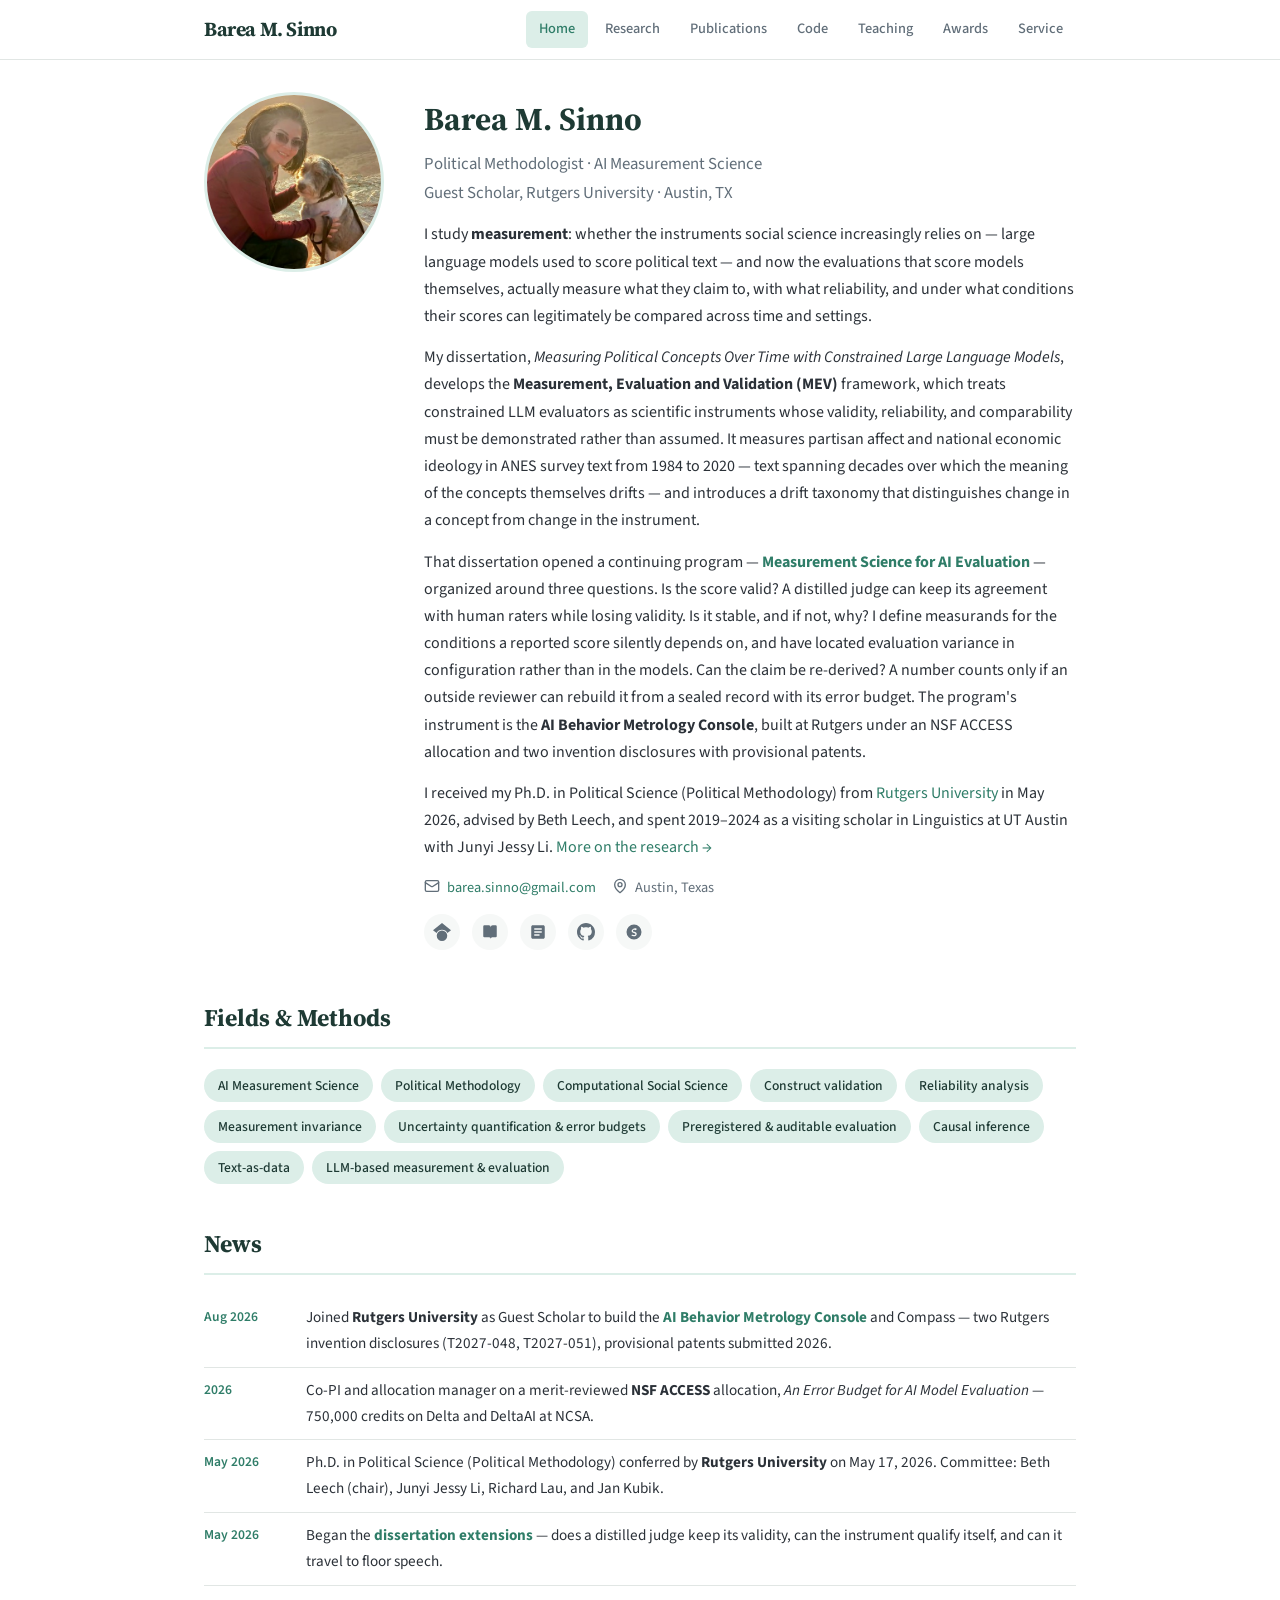
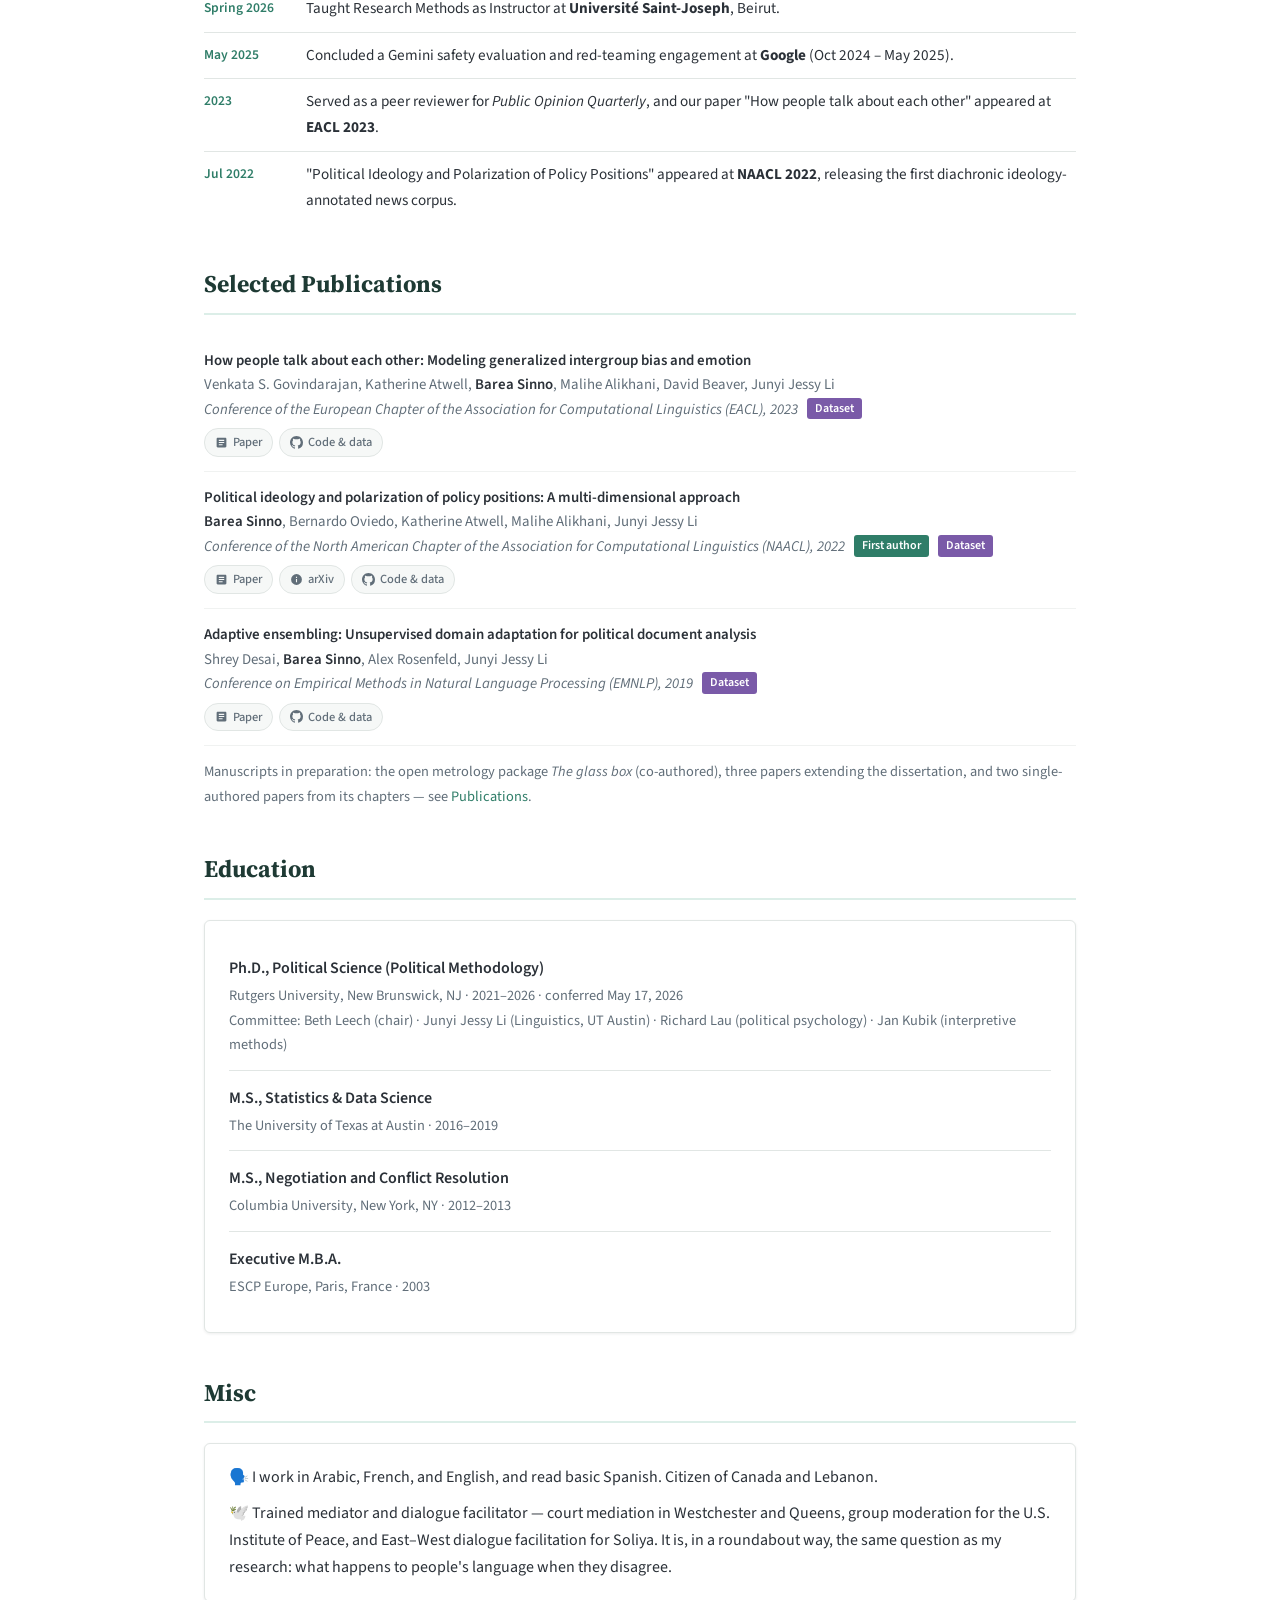
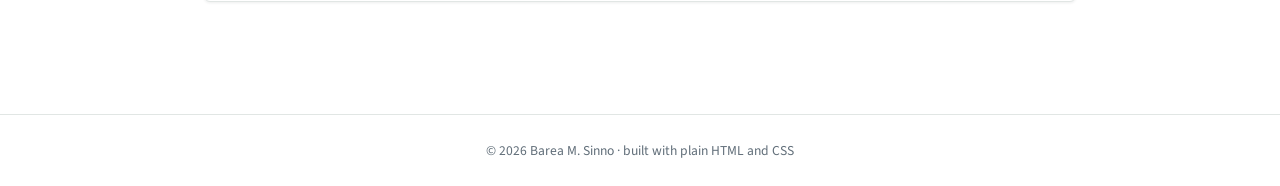
<file: index.html>
<!DOCTYPE html>
<html lang="en">
<head>
  <meta charset="UTF-8">
  <meta name="viewport" content="width=device-width, initial-scale=1.0">
  <title>Barea M. Sinno</title>
  <meta name="description" content="Barea M. Sinno — political methodologist working on the validity, reliability, and comparability of LLM-based measurement.">
  <link rel="preconnect" href="https://fonts.googleapis.com">
  <link rel="preconnect" href="https://fonts.gstatic.com" crossorigin>
  <link href="https://fonts.googleapis.com/css2?family=Source+Sans+3:wght@400;500;600;700&family=Source+Serif+4:wght@600;700&display=swap" rel="stylesheet">
  <link rel="stylesheet" href="assets/css/style.css">
</head>
<body>
  <!-- Navigation -->
  <nav class="navbar">
    <div class="navbar-inner">
      <a href="index.html" class="nav-name">Barea M. Sinno</a>
      <button class="nav-toggle" onclick="document.querySelector('.nav-links').classList.toggle('open')" aria-label="Toggle navigation">
        <span></span><span></span><span></span>
      </button>
      <div class="nav-links">
        <a href="index.html" class="active">Home</a>
        <a href="research.html">Research</a>
        <a href="publications.html">Publications</a>
        <a href="code.html">Code</a>
        <a href="teaching.html">Teaching</a>
        <a href="awards.html">Awards</a>
        <a href="service.html">Service</a>
      </div>
    </div>
  </nav>

  <main class="page-body">
    <div class="container">

      <!-- Hero -->
      <section class="hero">
        <!-- profile.jpg is a tight crop; profile-wide.jpg is the same photo pulled back to show
             the whole scene. Swap the filename below to switch. -->
        <img src="assets/img/profile.jpg" alt="Barea M. Sinno" class="hero-photo"
             onerror="this.src='assets/img/placeholder.svg'">
        <div class="hero-info">
          <h1>Barea M. Sinno</h1>
          <p class="subtitle">Political Methodologist &middot; AI Measurement Science<br>
            Guest Scholar, Rutgers University &middot; Austin, TX</p>

          <p class="bio">
            I study <strong>measurement</strong>: whether the instruments social science increasingly relies on
            &mdash; large language models used to score political text &mdash; and now the evaluations that score
            models themselves, actually measure what they claim to, with what reliability, and under what
            conditions their scores can legitimately be compared across time and settings.
          </p>
          <p class="bio">
            My dissertation, <em>Measuring Political Concepts Over Time with Constrained Large Language Models</em>, develops the
            <strong>Measurement, Evaluation and Validation (MEV)</strong> framework, which treats constrained LLM
            evaluators as scientific instruments whose validity, reliability, and comparability must be
            demonstrated rather than assumed. It measures partisan affect and national economic ideology in ANES
            survey text from 1984 to 2020 &mdash; text spanning decades over which the meaning of the concepts
            themselves drifts &mdash; and introduces a drift taxonomy that distinguishes change in a concept from
            change in the instrument.
          </p>
          <p class="bio">
            That dissertation opened a continuing program &mdash;
            <a href="research.html"><strong>Measurement Science for AI Evaluation</strong></a> &mdash; organized
            around three questions. Is the score valid? A distilled judge can keep its agreement with human
            raters while losing validity. Is it stable, and if not, why? I define measurands for the conditions
            a reported score silently depends on, and have located evaluation variance in configuration rather
            than in the models. Can the claim be re-derived? A number counts only if an outside reviewer can
            rebuild it from a sealed record with its error budget. The program's instrument is the
            <strong>AI Behavior Metrology Console</strong>, built at Rutgers under an NSF ACCESS allocation and
            two invention disclosures with provisional patents.
          </p>
          <p class="bio">
            I received my Ph.D. in Political Science (Political Methodology) from
            <a href="https://polisci.rutgers.edu/" target="_blank" rel="noopener">Rutgers University</a> in May
            2026, advised by Beth Leech, and spent 2019&ndash;2024 as a visiting scholar in Linguistics at UT
            Austin with Junyi Jessy Li. <a href="research.html">More on the research &rarr;</a>
          </p>

          <div class="contact-row">
            <span>
              <svg xmlns="http://www.w3.org/2000/svg" viewBox="0 0 24 24" fill="none" stroke="currentColor" stroke-width="2" stroke-linecap="round" stroke-linejoin="round"><rect width="20" height="16" x="2" y="4" rx="2"/><path d="m22 7-8.97 5.7a1.94 1.94 0 0 1-2.06 0L2 7"/></svg>
              <a href="mailto:barea.sinno@gmail.com">barea.sinno@gmail.com</a>
            </span>
            <span>
              <svg xmlns="http://www.w3.org/2000/svg" viewBox="0 0 24 24" fill="none" stroke="currentColor" stroke-width="2" stroke-linecap="round" stroke-linejoin="round"><path d="M20 10c0 6-8 12-8 12s-8-6-8-12a8 8 0 0 1 16 0Z"/><circle cx="12" cy="10" r="3"/></svg>
              Austin, Texas
            </span>
          </div>

          <div class="social-links">
            <a href="https://scholar.google.com/citations?user=wAj5H2QAAAAJ&amp;hl=en" target="_blank" rel="noopener" title="Google Scholar">
              <svg viewBox="0 0 24 24" fill="currentColor"><path d="M12 24a7 7 0 1 1 0-14 7 7 0 0 1 0 14zm0-24L0 9.5l4.838 3.94A8 8 0 0 1 12 9a8 8 0 0 1 7.162 4.44L24 9.5z"/></svg>
            </a>
            <a href="https://www.semanticscholar.org/author/Barea-M.-Sinno/108792855" target="_blank" rel="noopener" title="Semantic Scholar">
              <svg viewBox="0 0 24 24" fill="currentColor"><path d="M3 4.5A1.5 1.5 0 0 1 4.5 3h6A2.5 2.5 0 0 1 13 5.5V21a2 2 0 0 0-2-2H4.5A1.5 1.5 0 0 1 3 17.5v-13zm18 0A1.5 1.5 0 0 0 19.5 3h-4a2.5 2.5 0 0 0-2.5 2.5V21a2 2 0 0 1 2-2h4.5A1.5 1.5 0 0 0 21 17.5v-13z"/></svg>
            </a>
            <a href="https://aclanthology.org/people/barea-sinno/" target="_blank" rel="noopener" title="ACL Anthology">
              <svg viewBox="0 0 24 24" fill="currentColor"><path d="M19 3H5c-1.1 0-2 .9-2 2v14c0 1.1.9 2 2 2h14c1.1 0 2-.9 2-2V5c0-1.1-.9-2-2-2zm-5 14H7v-2h7v2zm3-4H7v-2h10v2zm0-4H7V7h10v2z"/></svg>
            </a>
            <a href="https://github.com/bsinno1" target="_blank" rel="noopener" title="GitHub">
              <svg viewBox="0 0 24 24" fill="currentColor"><path d="M12 0C5.37 0 0 5.37 0 12c0 5.31 3.435 9.795 8.205 11.385.6.105.825-.255.825-.57 0-.285-.015-1.23-.015-2.235-3.015.555-3.795-.735-4.035-1.41-.135-.345-.72-1.41-1.23-1.695-.42-.225-1.02-.78-.015-.795.945-.015 1.62.87 1.845 1.23 1.08 1.815 2.805 1.305 3.495.99.105-.78.42-1.305.765-1.605-2.67-.3-5.46-1.335-5.46-5.925 0-1.305.465-2.385 1.23-3.225-.12-.3-.54-1.53.12-3.18 0 0 1.005-.315 3.3 1.23.96-.27 1.98-.405 3-.405s2.04.135 3 .405c2.295-1.56 3.3-1.23 3.3-1.23.66 1.65.24 2.88.12 3.18.765.84 1.23 1.905 1.23 3.225 0 4.605-2.805 5.625-5.475 5.925.435.375.81 1.095.81 2.22 0 1.605-.015 2.895-.015 3.3 0 .315.225.69.825.57A12.02 12.02 0 0 0 24 12c0-6.63-5.37-12-12-12z"/></svg>
            </a>
            <!-- Paste your LinkedIn profile URL here. -->
            <a href="https://www.scopus.com/authid/detail.uri?authorId=57216692566" target="_blank" rel="noopener" title="Scopus">
              <svg viewBox="0 0 24 24" fill="currentColor"><path d="M12 2a10 10 0 1 0 0 20 10 10 0 0 0 0-20zm3.5 6.2-.9 1.5a4.6 4.6 0 0 0-2.3-.7c-1 0-1.7.5-1.7 1.2 0 .8.9 1.1 2 1.5 1.5.5 3 1.1 3 3 0 2-1.7 3.1-3.7 3.1a5.9 5.9 0 0 1-3.4-1l.9-1.6c.8.5 1.7.9 2.6.9 1 0 1.8-.4 1.8-1.2s-.9-1.1-2-1.5c-1.5-.5-3-1.1-3-3.1C9.8 8.2 11.4 7 13.4 7c.8 0 1.6.2 2.1.5z"/></svg>
            </a>
          </div>
        </div>
      </section>

      <!-- Research Interests -->
      <section>
        <h2 class="section-title">Fields &amp; Methods</h2>
        <div class="interest-tags">
          <span class="interest-tag">AI Measurement Science</span>
          <span class="interest-tag">Political Methodology</span>
          <span class="interest-tag">Computational Social Science</span>
          <span class="interest-tag">Construct validation</span>
          <span class="interest-tag">Reliability analysis</span>
          <span class="interest-tag">Measurement invariance</span>
          <span class="interest-tag">Uncertainty quantification &amp; error budgets</span>
          <span class="interest-tag">Preregistered &amp; auditable evaluation</span>
          <span class="interest-tag">Causal inference</span>
          <span class="interest-tag">Text-as-data</span>
          <span class="interest-tag">LLM-based measurement &amp; evaluation</span>
        </div>
      </section>

      <!-- News — newest first. -->
      <section>
        <h2 class="section-title">News</h2>
        <ul class="news-list">
          <li>
            <span class="news-date">Aug 2026</span>
            <span>Joined <strong>Rutgers University</strong> as Guest Scholar to build the <a href="research.html"><strong>AI Behavior Metrology Console</strong></a> and Compass &mdash; two Rutgers invention disclosures (T2027-048, T2027-051), provisional patents submitted 2026.</span>
          </li>
          <li>
            <span class="news-date">2026</span>
            <span>Co-PI and allocation manager on a merit-reviewed <strong>NSF ACCESS</strong> allocation, <em>An Error Budget for AI Model Evaluation</em> &mdash; 750,000 credits on Delta and DeltaAI at NCSA.</span>
          </li>
          <li>
            <span class="news-date">May 2026</span>
            <span>Ph.D. in Political Science (Political Methodology) conferred by <strong>Rutgers University</strong> on May 17, 2026. Committee: Beth Leech (chair), Junyi Jessy Li, Richard Lau, and Jan Kubik.</span>
          </li>
          <li>
            <span class="news-date">May 2026</span>
            <span>Began the <a href="research.html"><strong>dissertation extensions</strong></a> &mdash; does a distilled judge keep its validity, can the instrument qualify itself, and can it travel to floor speech.</span>
          </li>
          <li>
            <span class="news-date">Spring 2026</span>
            <span>Taught Research Methods as Instructor at <strong>Universit&eacute; Saint-Joseph</strong>, Beirut.</span>
          </li>
          <li>
            <span class="news-date">May 2025</span>
            <span>Concluded a Gemini safety evaluation and red-teaming engagement at <strong>Google</strong> (Oct 2024 &ndash; May 2025).</span>
          </li>
          <li>
            <span class="news-date">2023</span>
            <span>Served as a peer reviewer for <em>Public Opinion Quarterly</em>, and our paper "How people talk about each other" appeared at <strong>EACL 2023</strong>.</span>
          </li>
          <li>
            <span class="news-date">Jul 2022</span>
            <span>"Political Ideology and Polarization of Policy Positions" appeared at <strong>NAACL 2022</strong>, releasing the first diachronic ideology-annotated news corpus.</span>
          </li>
        </ul>
      </section>

      <!-- Selected Publications -->
      <section>
        <h2 class="section-title">Selected Publications</h2>

        <div class="pub-item">
          <span class="pub-title">How people talk about each other: Modeling generalized intergroup bias and emotion</span><br>
          <span class="pub-authors">Venkata S. Govindarajan, Katherine Atwell, <strong>Barea Sinno</strong>, Malihe Alikhani, David Beaver, Junyi Jessy Li</span><br>
          <span class="pub-venue">Conference of the European Chapter of the Association for Computational Linguistics (EACL), 2023</span>
          <span class="pub-badge dataset">Dataset</span>
          <div class="pub-links">
            <a href="https://aclanthology.org/2023.eacl-main.183/" target="_blank" rel="noopener">
              <svg viewBox="0 0 24 24" fill="currentColor"><path d="M19 3H5c-1.1 0-2 .9-2 2v14c0 1.1.9 2 2 2h14c1.1 0 2-.9 2-2V5c0-1.1-.9-2-2-2zm-5 14H7v-2h7v2zm3-4H7v-2h10v2zm0-4H7V7h10v2z"/></svg>Paper</a>
            <a href="https://github.com/venkatasg/interpersonal-bias" target="_blank" rel="noopener">
              <svg viewBox="0 0 24 24" fill="currentColor"><path d="M12 0C5.37 0 0 5.37 0 12c0 5.31 3.435 9.795 8.205 11.385.6.105.825-.255.825-.57 0-.285-.015-1.23-.015-2.235-3.015.555-3.795-.735-4.035-1.41-.135-.345-.72-1.41-1.23-1.695-.42-.225-1.02-.78-.015-.795.945-.015 1.62.87 1.845 1.23 1.08 1.815 2.805 1.305 3.495.99.105-.78.42-1.305.765-1.605-2.67-.3-5.46-1.335-5.46-5.925 0-1.305.465-2.385 1.23-3.225-.12-.3-.54-1.53.12-3.18 0 0 1.005-.315 3.3 1.23.96-.27 1.98-.405 3-.405s2.04.135 3 .405c2.295-1.56 3.3-1.23 3.3-1.23.66 1.65.24 2.88.12 3.18.765.84 1.23 1.905 1.23 3.225 0 4.605-2.805 5.625-5.475 5.925.435.375.81 1.095.81 2.22 0 1.605-.015 2.895-.015 3.3 0 .315.225.69.825.57A12.02 12.02 0 0 0 24 12c0-6.63-5.37-12-12-12z"/></svg>Code &amp; data</a>
          </div>
        </div>

        <div class="pub-item">
          <span class="pub-title">Political ideology and polarization of policy positions: A multi-dimensional approach</span><br>
          <span class="pub-authors"><strong>Barea Sinno</strong>, Bernardo Oviedo, Katherine Atwell, Malihe Alikhani, Junyi Jessy Li</span><br>
          <span class="pub-venue">Conference of the North American Chapter of the Association for Computational Linguistics (NAACL), 2022</span>
          <span class="pub-badge">First author</span>
          <span class="pub-badge dataset">Dataset</span>
          <div class="pub-links">
            <a href="https://aclanthology.org/2022.naacl-main.17/" target="_blank" rel="noopener">
              <svg viewBox="0 0 24 24" fill="currentColor"><path d="M19 3H5c-1.1 0-2 .9-2 2v14c0 1.1.9 2 2 2h14c1.1 0 2-.9 2-2V5c0-1.1-.9-2-2-2zm-5 14H7v-2h7v2zm3-4H7v-2h10v2zm0-4H7V7h10v2z"/></svg>Paper</a>
            <a href="https://arxiv.org/abs/2106.14387" target="_blank" rel="noopener">
              <svg viewBox="0 0 24 24" fill="currentColor"><path d="M12 2a10 10 0 1 0 0 20 10 10 0 0 0 0-20zm1 15h-2v-6h2v6zm0-8h-2V7h2v2z"/></svg>arXiv</a>
            <a href="https://github.com/bernovie/political-polarization/tree/master/data" target="_blank" rel="noopener">
              <svg viewBox="0 0 24 24" fill="currentColor"><path d="M12 0C5.37 0 0 5.37 0 12c0 5.31 3.435 9.795 8.205 11.385.6.105.825-.255.825-.57 0-.285-.015-1.23-.015-2.235-3.015.555-3.795-.735-4.035-1.41-.135-.345-.72-1.41-1.23-1.695-.42-.225-1.02-.78-.015-.795.945-.015 1.62.87 1.845 1.23 1.08 1.815 2.805 1.305 3.495.99.105-.78.42-1.305.765-1.605-2.67-.3-5.46-1.335-5.46-5.925 0-1.305.465-2.385 1.23-3.225-.12-.3-.54-1.53.12-3.18 0 0 1.005-.315 3.3 1.23.96-.27 1.98-.405 3-.405s2.04.135 3 .405c2.295-1.56 3.3-1.23 3.3-1.23.66 1.65.24 2.88.12 3.18.765.84 1.23 1.905 1.23 3.225 0 4.605-2.805 5.625-5.475 5.925.435.375.81 1.095.81 2.22 0 1.605-.015 2.895-.015 3.3 0 .315.225.69.825.57A12.02 12.02 0 0 0 24 12c0-6.63-5.37-12-12-12z"/></svg>Code &amp; data</a>
          </div>
        </div>

        <div class="pub-item">
          <span class="pub-title">Adaptive ensembling: Unsupervised domain adaptation for political document analysis</span><br>
          <span class="pub-authors">Shrey Desai, <strong>Barea Sinno</strong>, Alex Rosenfeld, Junyi Jessy Li</span><br>
          <span class="pub-venue">Conference on Empirical Methods in Natural Language Processing (EMNLP), 2019</span>
          <span class="pub-badge dataset">Dataset</span>
          <div class="pub-links">
            <a href="https://aclanthology.org/D19-1478/" target="_blank" rel="noopener">
              <svg viewBox="0 0 24 24" fill="currentColor"><path d="M19 3H5c-1.1 0-2 .9-2 2v14c0 1.1.9 2 2 2h14c1.1 0 2-.9 2-2V5c0-1.1-.9-2-2-2zm-5 14H7v-2h7v2zm3-4H7v-2h10v2zm0-4H7V7h10v2z"/></svg>Paper</a>
            <a href="https://github.com/bsinno1/adaptive-ensembling" target="_blank" rel="noopener">
              <svg viewBox="0 0 24 24" fill="currentColor"><path d="M12 0C5.37 0 0 5.37 0 12c0 5.31 3.435 9.795 8.205 11.385.6.105.825-.255.825-.57 0-.285-.015-1.23-.015-2.235-3.015.555-3.795-.735-4.035-1.41-.135-.345-.72-1.41-1.23-1.695-.42-.225-1.02-.78-.015-.795.945-.015 1.62.87 1.845 1.23 1.08 1.815 2.805 1.305 3.495.99.105-.78.42-1.305.765-1.605-2.67-.3-5.46-1.335-5.46-5.925 0-1.305.465-2.385 1.23-3.225-.12-.3-.54-1.53.12-3.18 0 0 1.005-.315 3.3 1.23.96-.27 1.98-.405 3-.405s2.04.135 3 .405c2.295-1.56 3.3-1.23 3.3-1.23.66 1.65.24 2.88.12 3.18.765.84 1.23 1.905 1.23 3.225 0 4.605-2.805 5.625-5.475 5.925.435.375.81 1.095.81 2.22 0 1.605-.015 2.895-.015 3.3 0 .315.225.69.825.57A12.02 12.02 0 0 0 24 12c0-6.63-5.37-12-12-12z"/></svg>Code &amp; data</a>
          </div>
        </div>

        <p class="note" style="margin-top:14px;">
          Manuscripts in preparation: the open metrology package <em>The glass box</em> (co-authored), three
          papers extending the dissertation, and two single-authored papers from its chapters &mdash;
          see <a href="publications.html">Publications</a>.
        </p>
      </section>

      <!-- Education -->
      <section>
        <h2 class="section-title">Education</h2>
        <div class="card">
          <div class="teaching-item">
            <div class="teaching-course">Ph.D., Political Science (Political Methodology)</div>
            <div class="teaching-detail">Rutgers University, New Brunswick, NJ &middot; 2021&ndash;2026 &middot; conferred May 17, 2026<br>
              Committee: Beth Leech (chair) &middot; Junyi Jessy Li (Linguistics, UT Austin) &middot; Richard Lau (political psychology) &middot; Jan Kubik (interpretive methods)</div>
          </div>
          <div class="teaching-item">
            <div class="teaching-course">M.S., Statistics &amp; Data Science</div>
            <div class="teaching-detail">The University of Texas at Austin &middot; 2016&ndash;2019</div>
          </div>
          <div class="teaching-item">
            <div class="teaching-course">M.S., Negotiation and Conflict Resolution</div>
            <div class="teaching-detail">Columbia University, New York, NY &middot; 2012&ndash;2013</div>
          </div>
          <div class="teaching-item">
            <div class="teaching-course">Executive M.B.A.</div>
            <div class="teaching-detail">ESCP Europe, Paris, France &middot; 2003</div>
          </div>
        </div>
      </section>

      <!-- Misc -->
      <section>
        <h2 class="section-title">Misc</h2>
        <div class="card">
          <p style="margin-bottom:8px;">🗣️ I work in Arabic, French, and English, and read basic Spanish. Citizen of Canada and Lebanon.</p>
          <p style="margin-bottom:0;">🕊️ Trained mediator and dialogue facilitator &mdash; court mediation in Westchester and Queens, group moderation for the U.S. Institute of Peace, and East&ndash;West dialogue facilitation for Soliya. It is, in a roundabout way, the same question as my research: what happens to people's language when they disagree.</p>
        </div>
      </section>

    </div>
  </main>

  <footer class="site-footer">
    &copy; 2026 Barea M. Sinno &middot; built with plain HTML and CSS
  </footer>
</body>
</html>
</file>
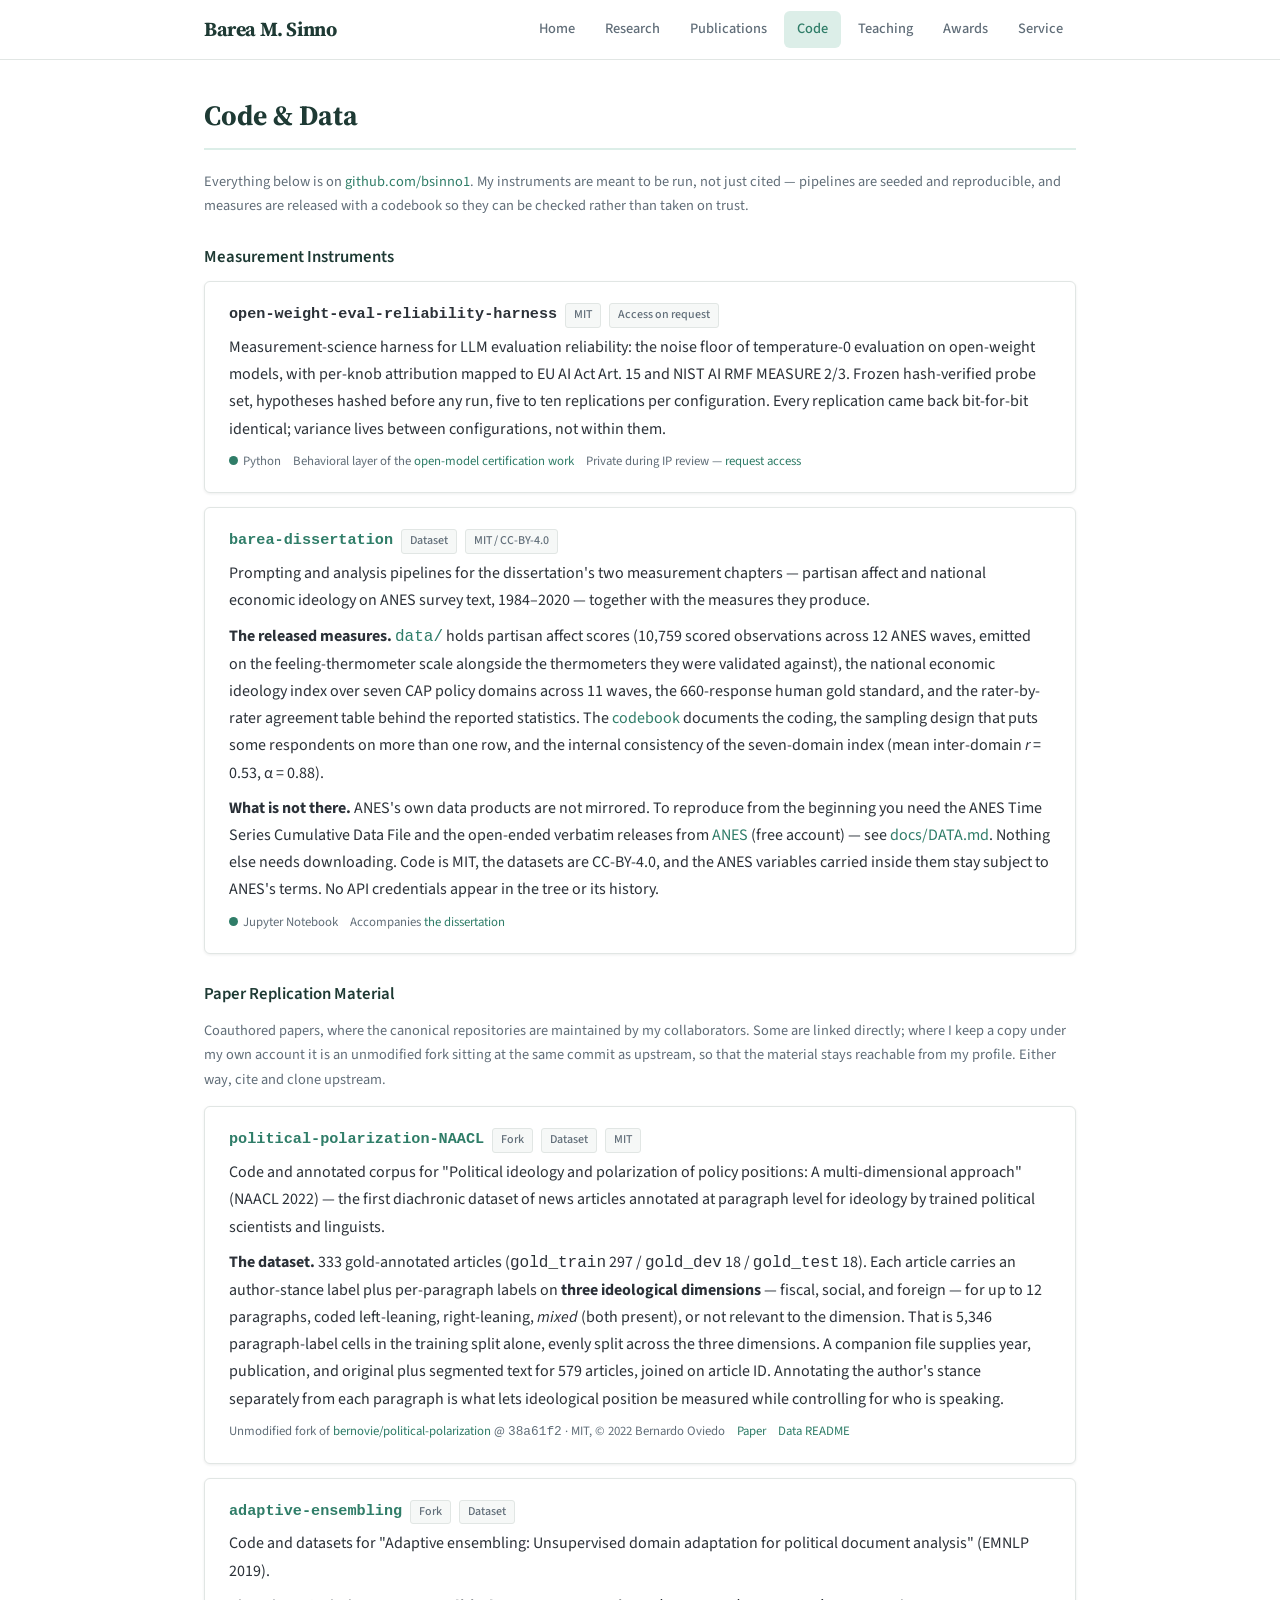
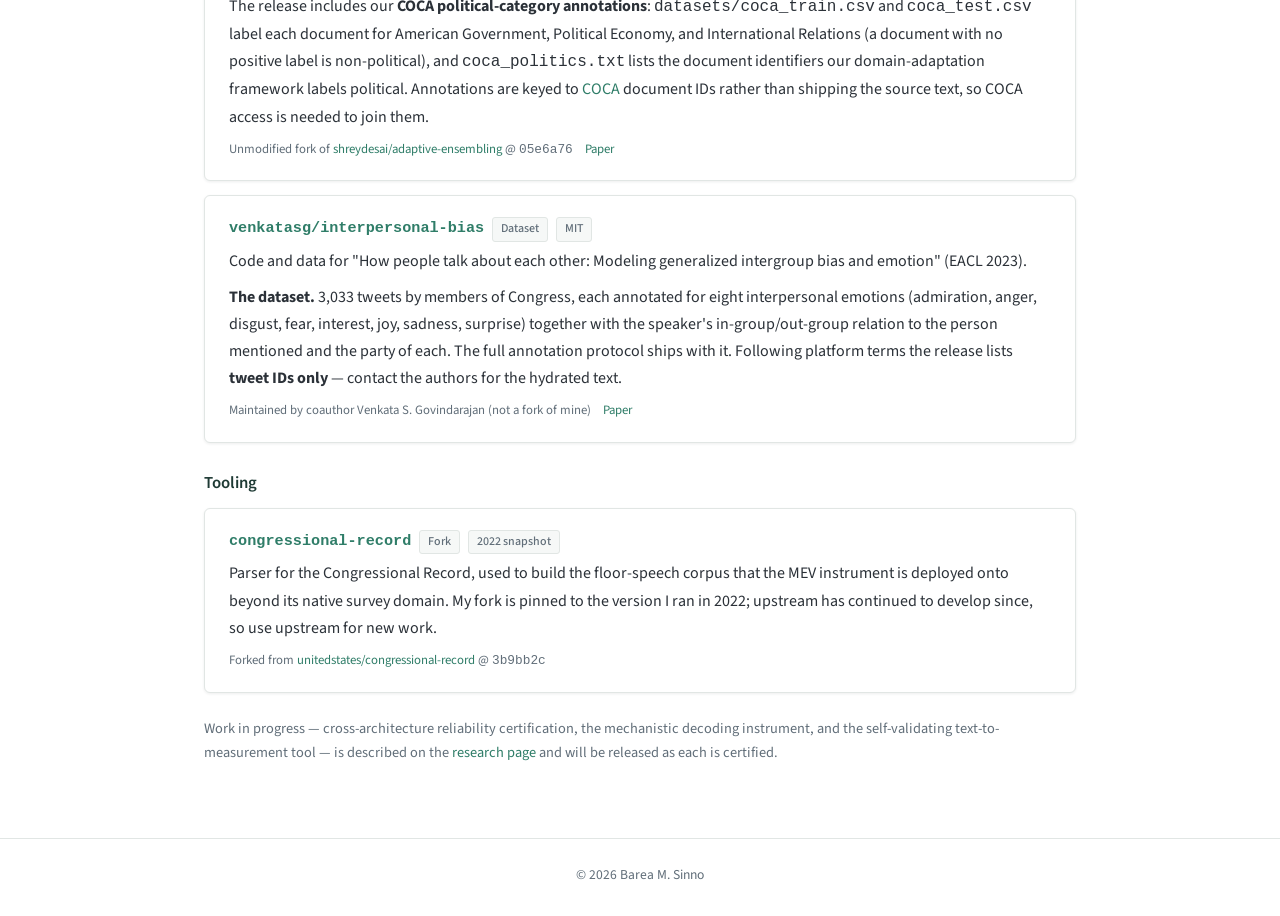
<file: code.html>
<!DOCTYPE html>
<html lang="en">
<head>
  <meta charset="UTF-8">
  <meta name="viewport" content="width=device-width, initial-scale=1.0">
  <title>Code &middot; Barea M. Sinno</title>
  <meta name="description" content="Public code and data releases — measurement instruments, reliability harnesses, and paper replication material.">
  <link rel="preconnect" href="https://fonts.googleapis.com">
  <link rel="preconnect" href="https://fonts.gstatic.com" crossorigin>
  <link href="https://fonts.googleapis.com/css2?family=Source+Sans+3:wght@400;500;600;700&family=Source+Serif+4:wght@600;700&display=swap" rel="stylesheet">
  <link rel="stylesheet" href="assets/css/style.css">
</head>
<body>
  <nav class="navbar">
    <div class="navbar-inner">
      <a href="index.html" class="nav-name">Barea M. Sinno</a>
      <button class="nav-toggle" onclick="document.querySelector('.nav-links').classList.toggle('open')" aria-label="Toggle navigation">
        <span></span><span></span><span></span>
      </button>
      <div class="nav-links">
        <a href="index.html">Home</a>
        <a href="research.html">Research</a>
        <a href="publications.html">Publications</a>
        <a href="code.html" class="active">Code</a>
        <a href="teaching.html">Teaching</a>
        <a href="awards.html">Awards</a>
        <a href="service.html">Service</a>
      </div>
    </div>
  </nav>

  <main class="page-body">
    <div class="container">
      <h1 class="section-title page-title">Code &amp; Data</h1>
      <p class="note" style="margin-bottom:24px;">
        Everything below is on <a href="https://github.com/bsinno1" target="_blank" rel="noopener">github.com/bsinno1</a>.
        My instruments are meant to be run, not just cited &mdash; pipelines are seeded and reproducible,
        and measures are released with a codebook so they can be checked rather than taken on trust.
      </p>

      <!-- ==================== Instruments ==================== -->
      <h2 class="subhead">Measurement Instruments</h2>

      <div class="card repo-card">
        <div class="repo-head">
          <span class="repo-name">open-weight-eval-reliability-harness</span>
          <span class="repo-tag">MIT</span>
          <span class="repo-tag">Access on request</span>
        </div>
        <p style="margin-bottom:0;">
          Measurement-science harness for LLM evaluation reliability: the noise floor of temperature-0
          evaluation on open-weight models, with per-knob attribution mapped to EU AI Act Art. 15 and
          NIST AI RMF MEASURE 2/3. Frozen hash-verified probe set, hypotheses hashed before any run,
          five to ten replications per configuration. Every replication came back bit-for-bit identical;
          variance lives between configurations, not within them.
        </p>
        <div class="repo-meta">
          <span class="repo-lang">Python</span>
          <span>Behavioral layer of the <a href="research.html">open-model certification work</a></span>
          <span>Private during IP review &mdash; <a href="mailto:barea.sinno@gmail.com?subject=Harness%20repo%20access%20request">request access</a></span>
        </div>
      </div>

      <div class="card repo-card">
        <div class="repo-head">
          <a class="repo-name" href="https://github.com/bsinno1/barea-dissertation" target="_blank" rel="noopener">barea-dissertation</a>
          <span class="repo-tag">Dataset</span>
          <span class="repo-tag">MIT / CC-BY-4.0</span>
        </div>
        <p style="margin-bottom:8px;">
          Prompting and analysis pipelines for the dissertation's two measurement chapters &mdash; partisan
          affect and national economic ideology on ANES survey text, 1984&ndash;2020 &mdash; together with
          the measures they produce.
        </p>
        <p style="margin-bottom:8px;">
          <strong>The released measures.</strong>
          <a href="https://github.com/bsinno1/barea-dissertation/tree/main/data" target="_blank" rel="noopener"><code>data/</code></a>
          holds partisan affect scores (10,759 scored observations across 12 ANES waves, emitted on the
          feeling-thermometer scale alongside the thermometers they were validated against), the national
          economic ideology index over seven CAP policy domains across 11 waves, the 660-response human
          gold standard, and the rater-by-rater agreement table behind the reported statistics.
          The <a href="https://github.com/bsinno1/barea-dissertation/blob/main/data/CODEBOOK.md" target="_blank" rel="noopener">codebook</a>
          documents the coding, the sampling design that puts some respondents on more than one row, and
          the internal consistency of the seven-domain index (mean inter-domain <em>r</em> = 0.53,
          &alpha; = 0.88).
        </p>
        <p style="margin-bottom:0;">
          <strong>What is not there.</strong> ANES's own data products are not mirrored. To reproduce from
          the beginning you need the ANES Time Series Cumulative Data File and the open-ended verbatim
          releases from <a href="https://electionstudies.org/data-center/" target="_blank" rel="noopener">ANES</a>
          (free account) &mdash; see
          <a href="https://github.com/bsinno1/barea-dissertation/blob/main/docs/DATA.md" target="_blank" rel="noopener">docs/DATA.md</a>.
          Nothing else needs downloading.
          Code is MIT, the datasets are CC-BY-4.0, and the ANES variables carried inside them stay subject
          to ANES's terms. No API credentials appear in the tree or its history.
        </p>
        <div class="repo-meta">
          <span class="repo-lang">Jupyter Notebook</span>
          <span>Accompanies <a href="research.html">the dissertation</a></span>
        </div>
      </div>

      <!-- ==================== Paper replication ==================== -->
      <h2 class="subhead">Paper Replication Material</h2>
      <p class="note" style="margin-bottom:14px;">
        Coauthored papers, where the canonical repositories are maintained by my collaborators. Some are
        linked directly; where I keep a copy under my own account it is an unmodified fork sitting at the
        same commit as upstream, so that the material stays reachable from my profile. Either way, cite
        and clone upstream.
      </p>

      <div class="card repo-card">
        <div class="repo-head">
          <a class="repo-name" href="https://github.com/bsinno1/political-polarization-NAACL" target="_blank" rel="noopener">political-polarization-NAACL</a>
          <span class="repo-tag">Fork</span>
          <span class="repo-tag">Dataset</span>
          <span class="repo-tag">MIT</span>
        </div>
        <p style="margin-bottom:8px;">
          Code and annotated corpus for "Political ideology and polarization of policy positions: A
          multi-dimensional approach" (NAACL 2022) &mdash; the first diachronic dataset of news articles
          annotated at paragraph level for ideology by trained political scientists and linguists.
        </p>
        <p style="margin-bottom:0;">
          <strong>The dataset.</strong> 333 gold-annotated articles
          (<code>gold_train</code> 297 / <code>gold_dev</code> 18 / <code>gold_test</code> 18). Each
          article carries an author-stance label plus per-paragraph labels on <strong>three ideological
          dimensions</strong> &mdash; fiscal, social, and foreign &mdash; for up to 12 paragraphs, coded
          left-leaning, right-leaning, <em>mixed</em> (both present), or not relevant to the dimension.
          That is 5,346 paragraph-label cells in the training split alone, evenly split across the three
          dimensions. A companion file supplies year, publication, and original plus segmented text for
          579 articles, joined on article ID. Annotating the author's stance separately from each
          paragraph is what lets ideological position be measured while controlling for who is speaking.
        </p>
        <div class="repo-meta">
          <span>Unmodified fork of <a href="https://github.com/bernovie/political-polarization" target="_blank" rel="noopener">bernovie/political-polarization</a> @ <code>38a61f2</code> &middot; MIT, &copy; 2022 Bernardo Oviedo</span>
          <span><a href="https://aclanthology.org/2022.naacl-main.17/" target="_blank" rel="noopener">Paper</a></span>
          <span><a href="https://github.com/bernovie/political-polarization/blob/master/data/README.md" target="_blank" rel="noopener">Data README</a></span>
        </div>
      </div>

      <div class="card repo-card">
        <div class="repo-head">
          <a class="repo-name" href="https://github.com/bsinno1/adaptive-ensembling" target="_blank" rel="noopener">adaptive-ensembling</a>
          <span class="repo-tag">Fork</span>
          <span class="repo-tag">Dataset</span>
        </div>
        <p style="margin-bottom:8px;">
          Code and datasets for "Adaptive ensembling: Unsupervised domain adaptation for political
          document analysis" (EMNLP 2019).
        </p>
        <p style="margin-bottom:0;">
          The release includes our <strong>COCA political-category annotations</strong>:
          <code>datasets/coca_train.csv</code> and <code>coca_test.csv</code> label each document for
          American Government, Political Economy, and International Relations (a document with no
          positive label is non-political), and <code>coca_politics.txt</code> lists the document
          identifiers our domain-adaptation framework labels political. Annotations are keyed to
          <a href="https://www.english-corpora.org/coca/" target="_blank" rel="noopener">COCA</a>
          document IDs rather than shipping the source text, so COCA access is needed to join them.
        </p>
        <div class="repo-meta">
          <span>Unmodified fork of <a href="https://github.com/shreydesai/adaptive-ensembling" target="_blank" rel="noopener">shreydesai/adaptive-ensembling</a> @ <code>05e6a76</code></span>
          <span><a href="https://aclanthology.org/D19-1478/" target="_blank" rel="noopener">Paper</a></span>
        </div>
      </div>

      <div class="card repo-card">
        <div class="repo-head">
          <a class="repo-name" href="https://github.com/venkatasg/interpersonal-bias" target="_blank" rel="noopener">venkatasg/interpersonal-bias</a>
          <span class="repo-tag">Dataset</span>
          <span class="repo-tag">MIT</span>
        </div>
        <p style="margin-bottom:8px;">
          Code and data for "How people talk about each other: Modeling generalized intergroup bias
          and emotion" (EACL 2023).
        </p>
        <p style="margin-bottom:0;">
          <strong>The dataset.</strong> 3,033 tweets by members of Congress, each annotated for eight
          interpersonal emotions (admiration, anger, disgust, fear, interest, joy, sadness, surprise)
          together with the speaker's in-group/out-group relation to the person mentioned and the party
          of each. The full annotation protocol ships with it. Following platform terms the release
          lists <strong>tweet IDs only</strong> &mdash; contact the authors for the hydrated text.
        </p>
        <div class="repo-meta">
          <span>Maintained by coauthor Venkata S. Govindarajan (not a fork of mine)</span>
          <span><a href="https://aclanthology.org/2023.eacl-main.183/" target="_blank" rel="noopener">Paper</a></span>
        </div>
      </div>

      <!-- ==================== Tooling ==================== -->
      <h2 class="subhead">Tooling</h2>

      <div class="card repo-card">
        <div class="repo-head">
          <a class="repo-name" href="https://github.com/bsinno1/congressional-record" target="_blank" rel="noopener">congressional-record</a>
          <span class="repo-tag">Fork</span>
          <span class="repo-tag">2022 snapshot</span>
        </div>
        <p style="margin-bottom:0;">
          Parser for the Congressional Record, used to build the floor-speech corpus that the MEV
          instrument is deployed onto beyond its native survey domain. My fork is pinned to the version
          I ran in 2022; upstream has continued to develop since, so use upstream for new work.
        </p>
        <div class="repo-meta">
          <span>Forked from <a href="https://github.com/unitedstates/congressional-record" target="_blank" rel="noopener">unitedstates/congressional-record</a> @ <code>3b9bb2c</code></span>
        </div>
      </div>

      <p class="note" style="margin-top:24px;">
        Work in progress &mdash; cross-architecture reliability certification, the mechanistic decoding
        instrument, and the self-validating text-to-measurement tool &mdash; is described on the
        <a href="research.html">research page</a> and will be released as each is certified.
      </p>

    </div>
  </main>

  <footer class="site-footer">
    &copy; 2026 Barea M. Sinno
  </footer>
</body>
</html>
</file>
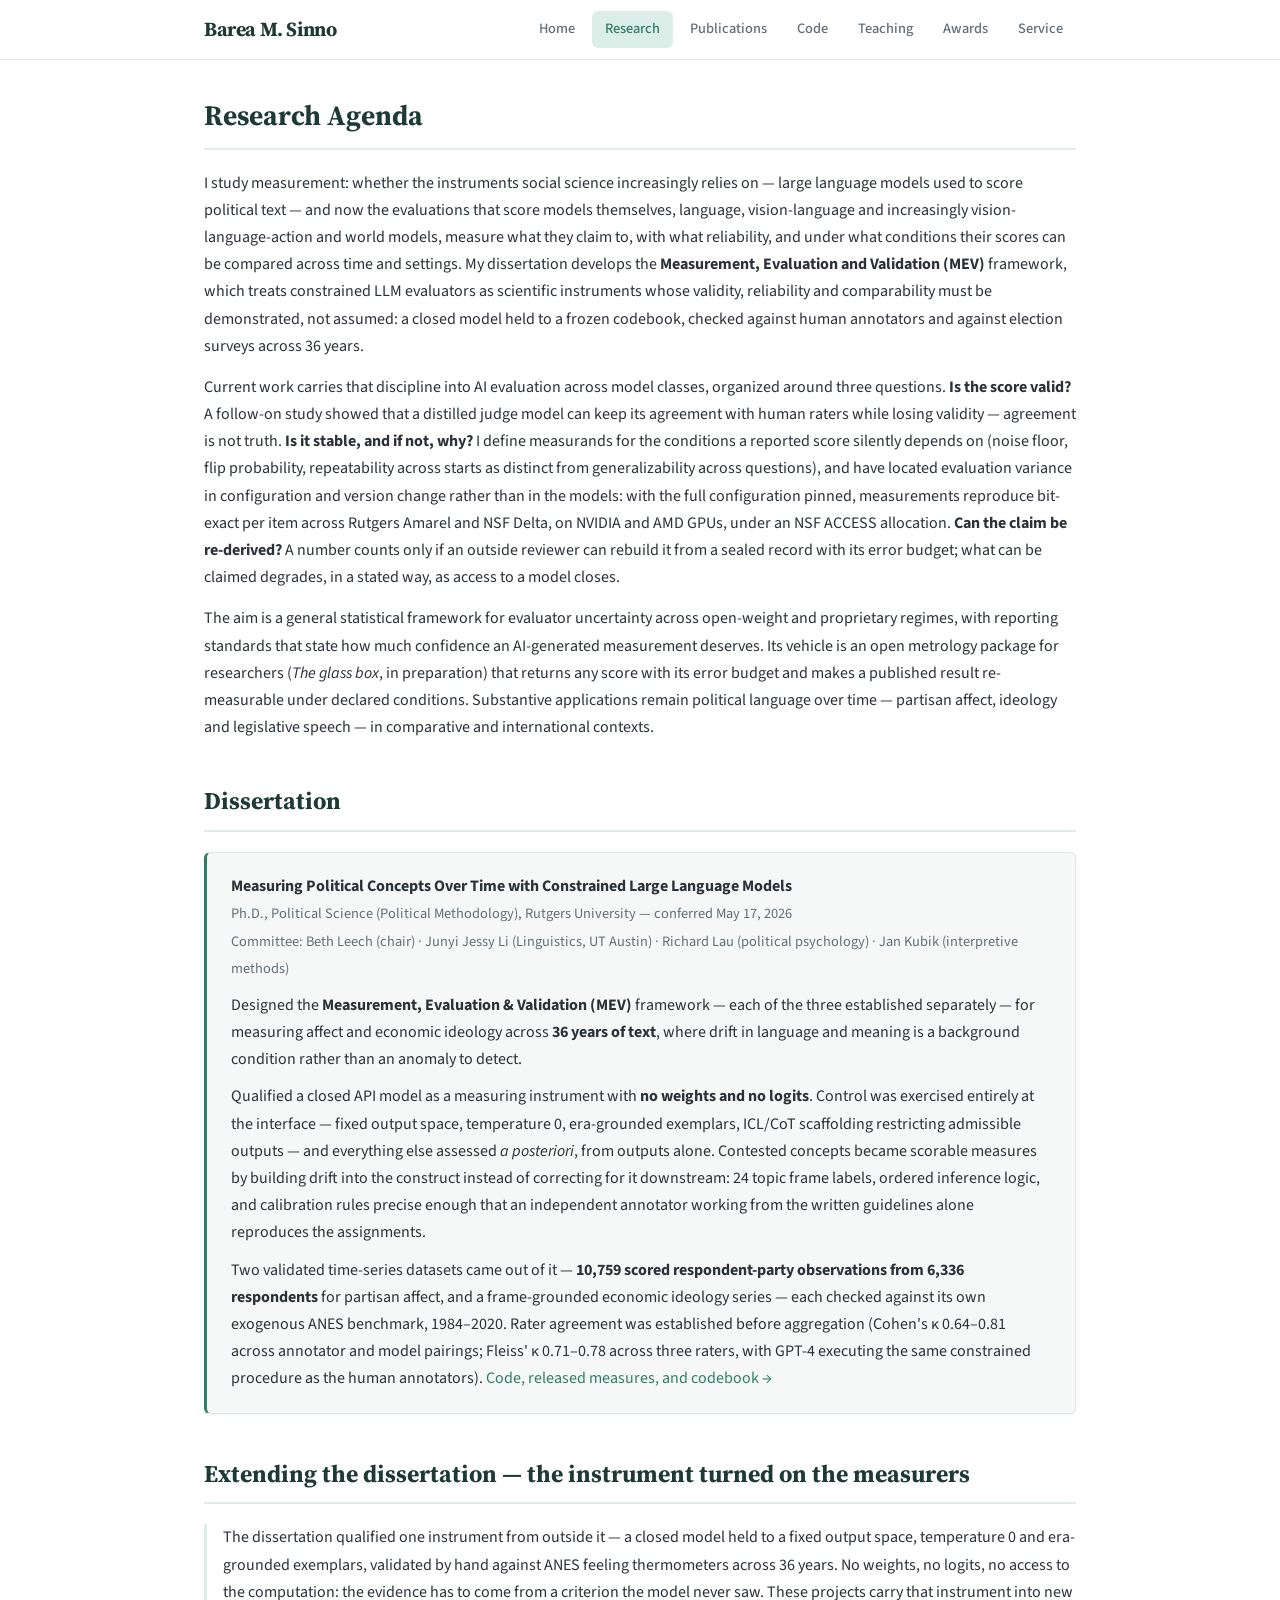
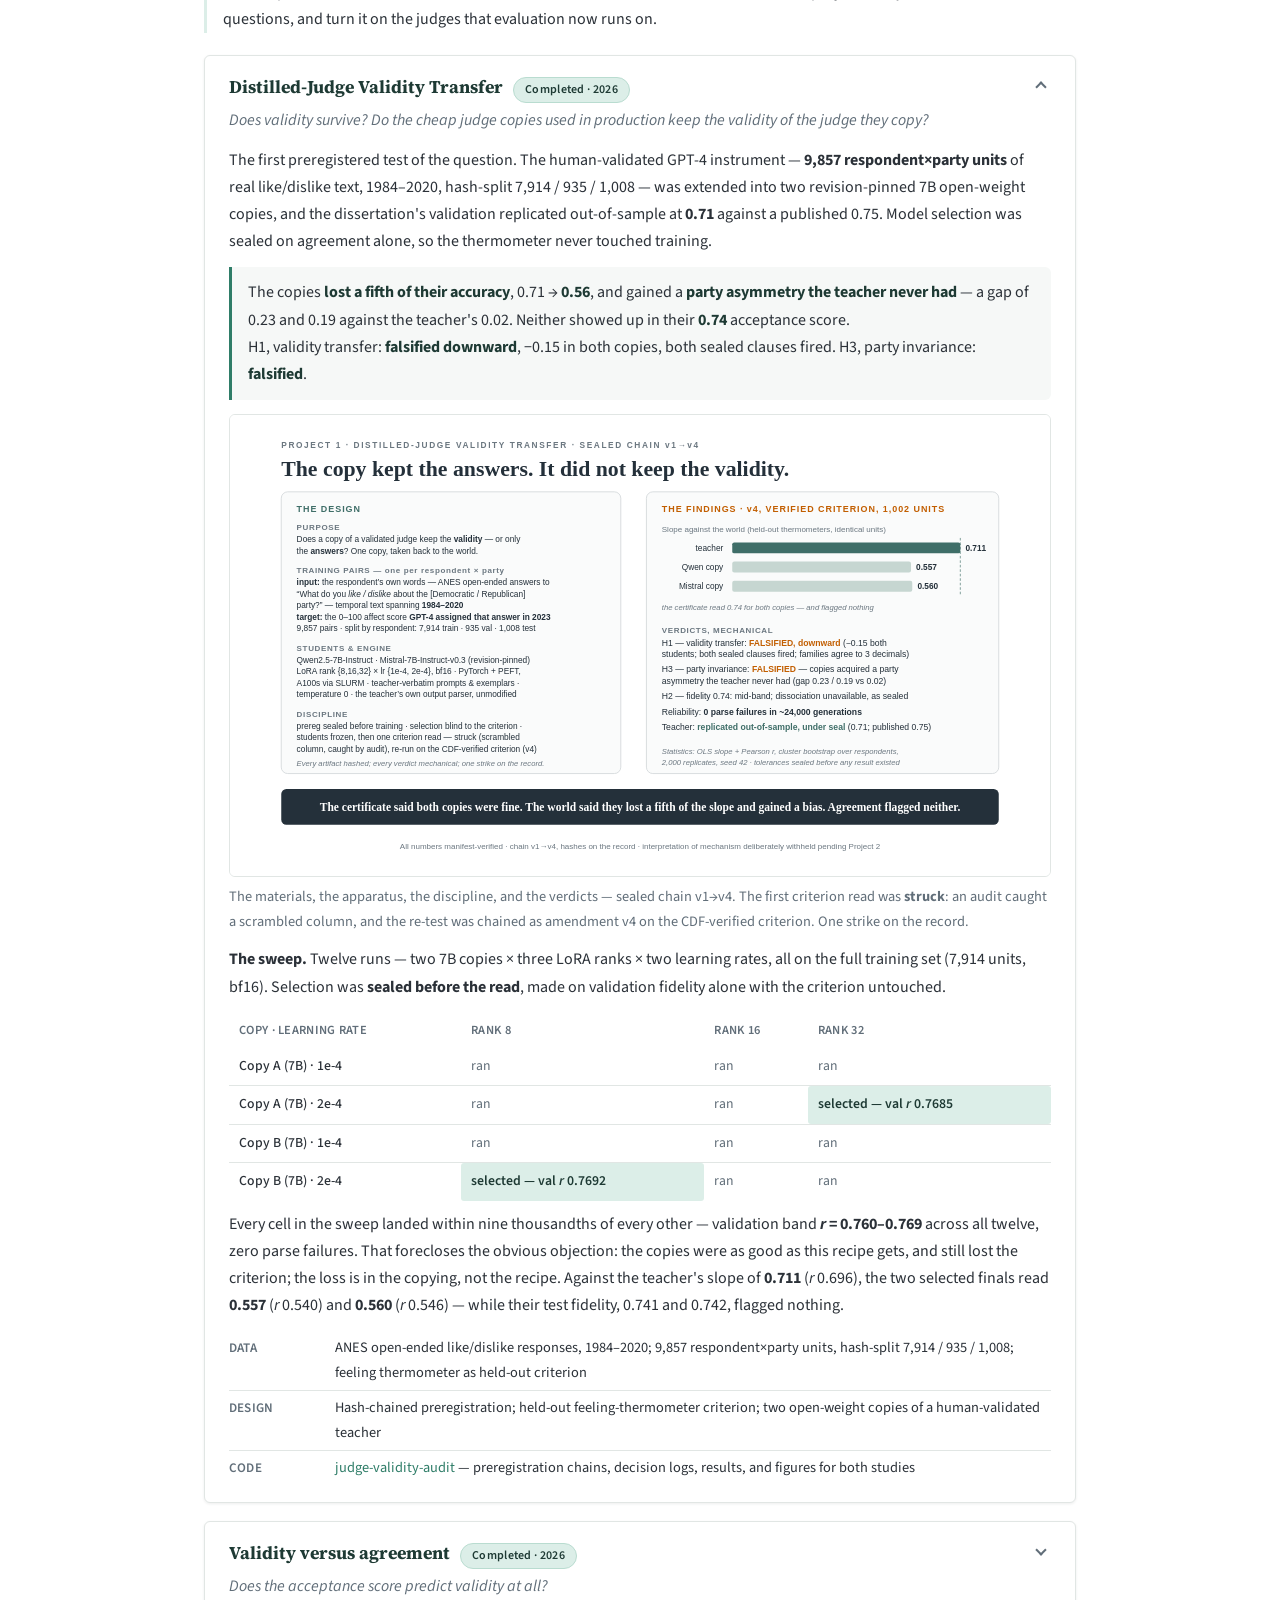
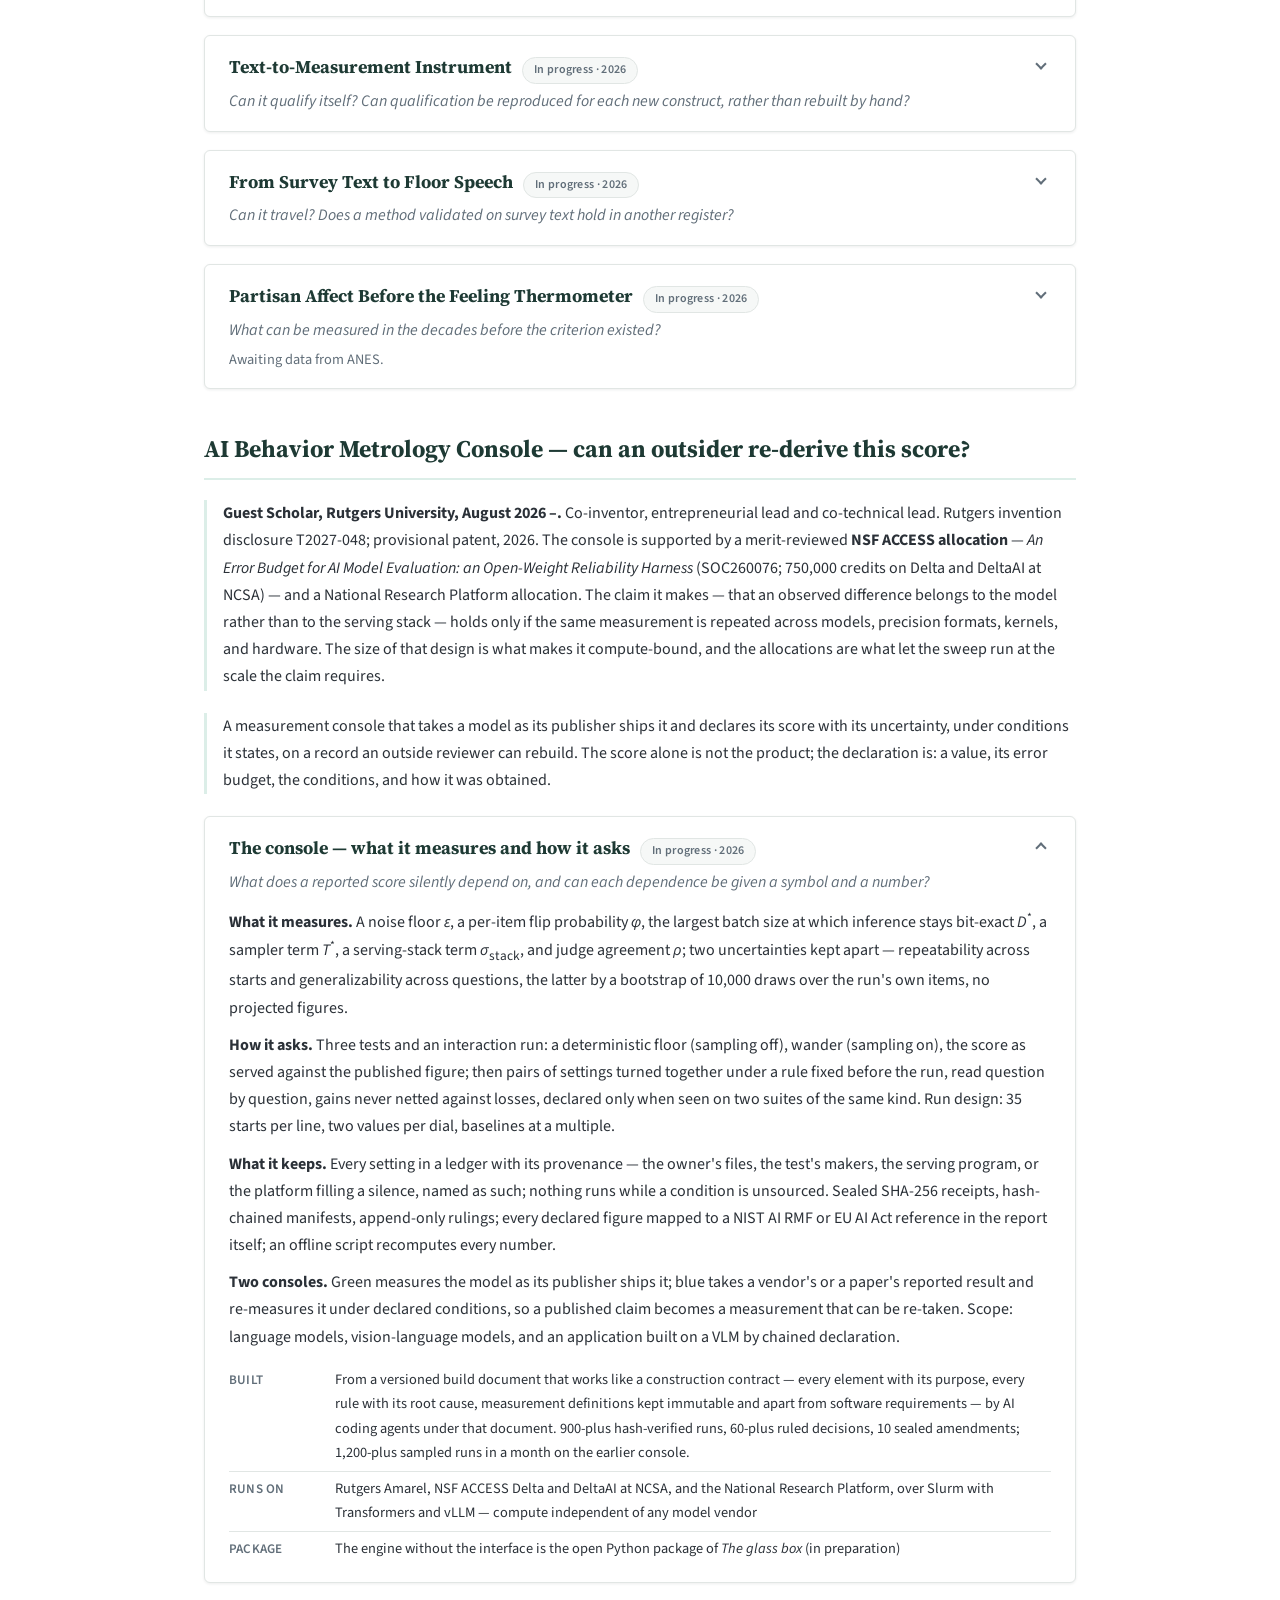
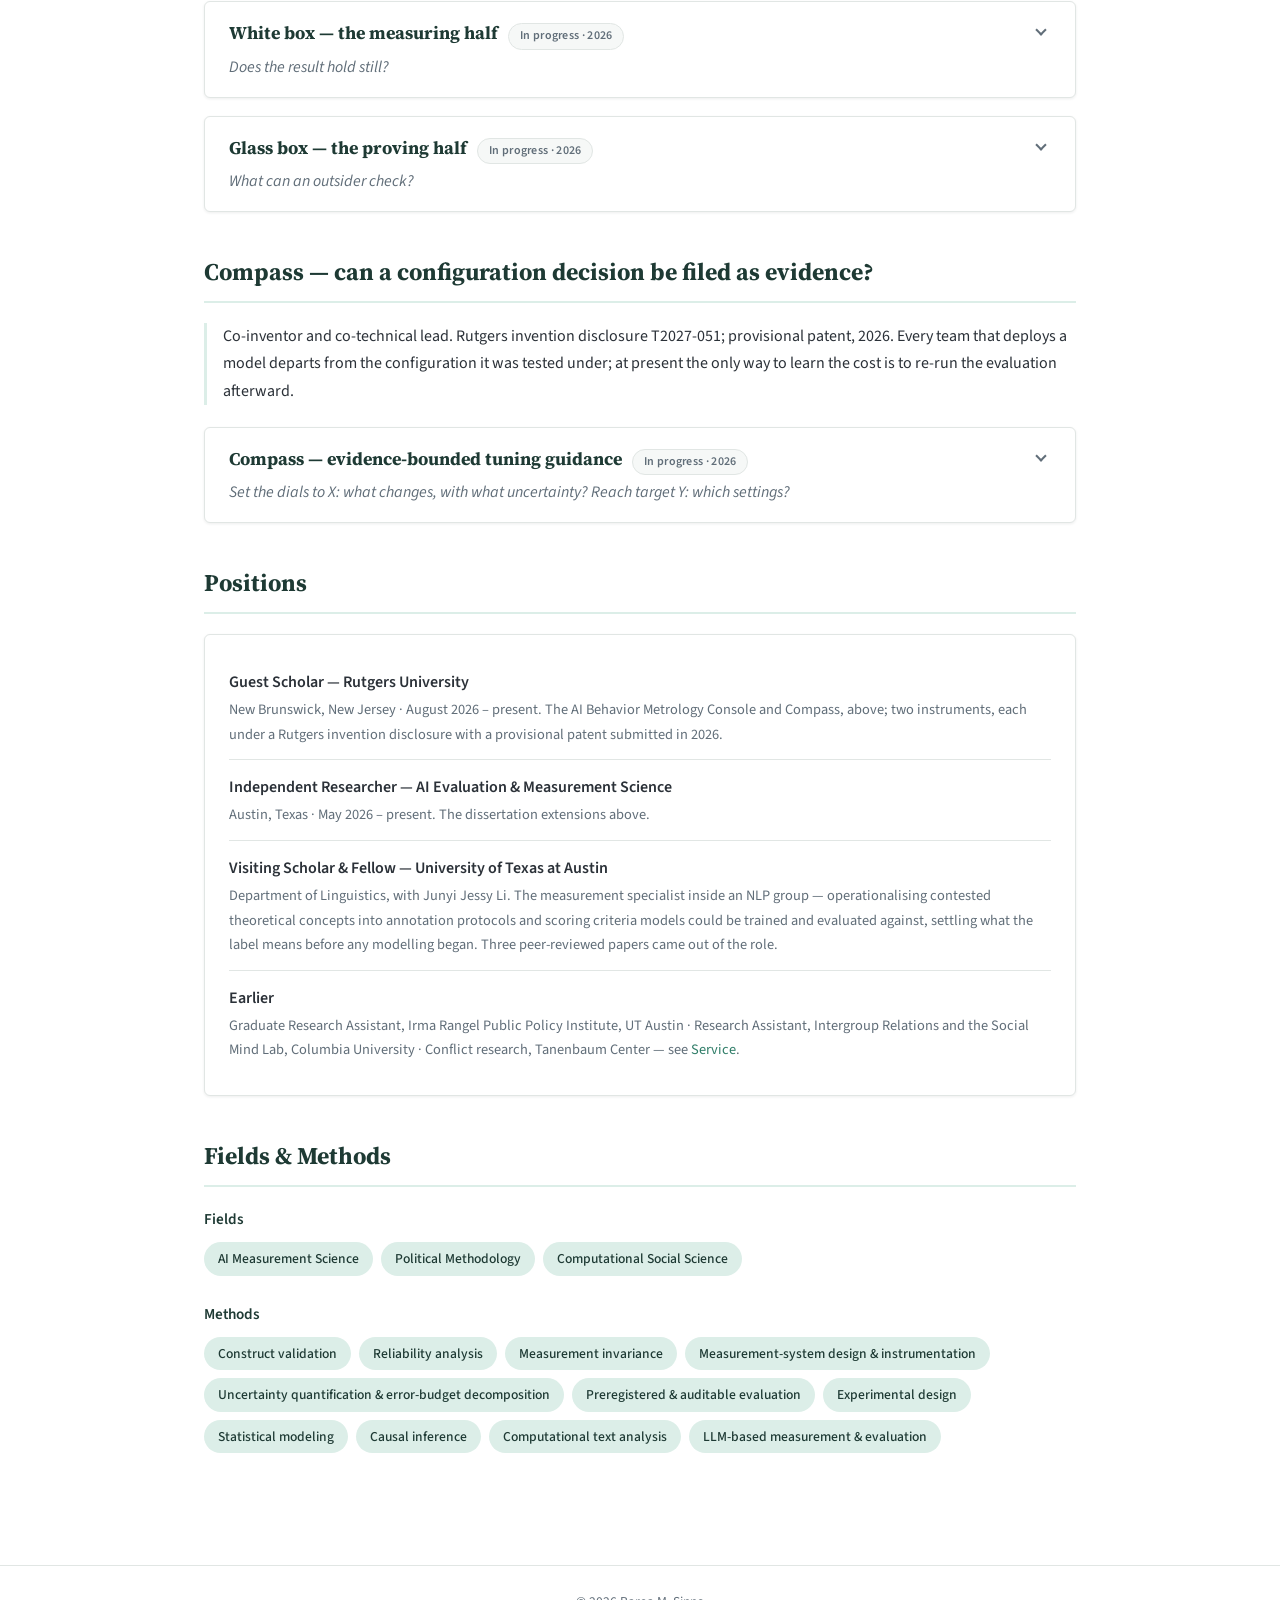
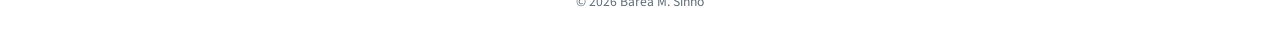
<file: program.html>
<!DOCTYPE html>
<html lang="en">
<head>
  <meta charset="UTF-8">
  <title>Research Program &middot; Barea M. Sinno</title>
  <link rel="canonical" href="https://bsinno1.github.io/research.html">
  <meta http-equiv="refresh" content="0; url=research.html">
</head>
<body>
  <p>The research program now lives on the <a href="research.html">research page</a>.</p>
</body>
</html>
</file>
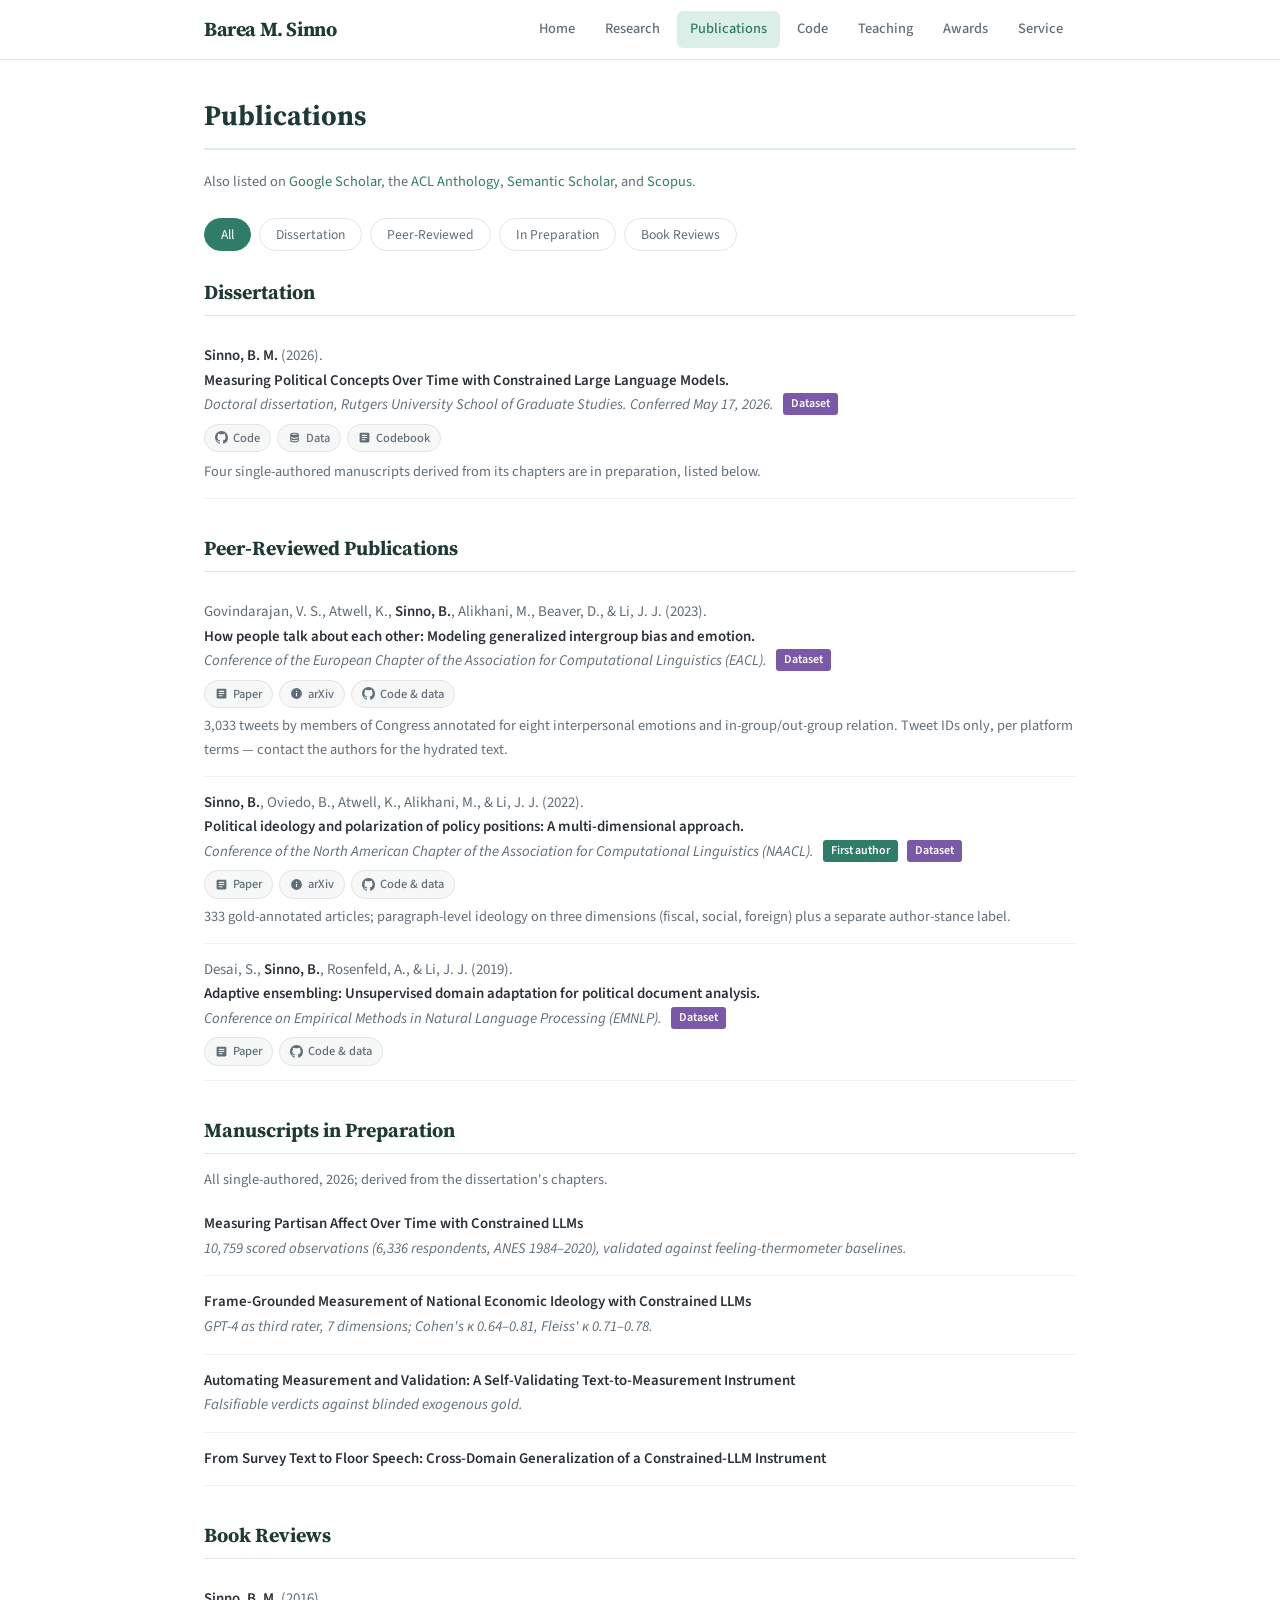
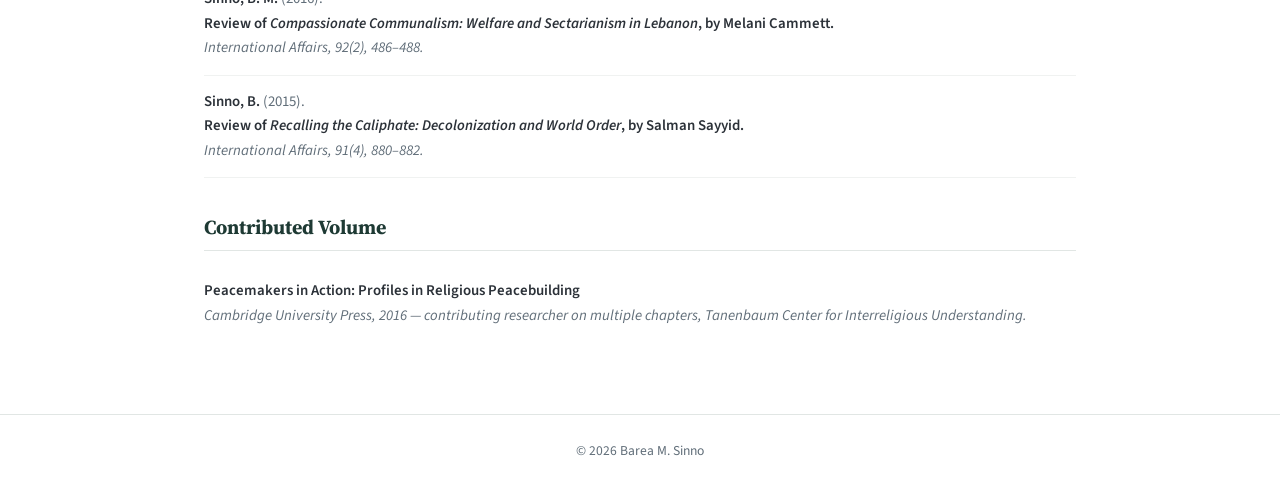
<file: publications.html>
<!DOCTYPE html>
<html lang="en">
<head>
  <meta charset="UTF-8">
  <meta name="viewport" content="width=device-width, initial-scale=1.0">
  <title>Publications &middot; Barea M. Sinno</title>
  <link rel="preconnect" href="https://fonts.googleapis.com">
  <link rel="preconnect" href="https://fonts.gstatic.com" crossorigin>
  <link href="https://fonts.googleapis.com/css2?family=Source+Sans+3:wght@400;500;600;700&family=Source+Serif+4:wght@600;700&display=swap" rel="stylesheet">
  <link rel="stylesheet" href="assets/css/style.css">
</head>
<body>
  <nav class="navbar">
    <div class="navbar-inner">
      <a href="index.html" class="nav-name">Barea M. Sinno</a>
      <button class="nav-toggle" onclick="document.querySelector('.nav-links').classList.toggle('open')" aria-label="Toggle navigation">
        <span></span><span></span><span></span>
      </button>
      <div class="nav-links">
        <a href="index.html">Home</a>
        <a href="research.html">Research</a>
        <a href="publications.html" class="active">Publications</a>
        <a href="code.html">Code</a>
        <a href="teaching.html">Teaching</a>
        <a href="awards.html">Awards</a>
        <a href="service.html">Service</a>
      </div>
    </div>
  </nav>

  <main class="page-body">
    <div class="container">
      <h1 class="section-title page-title">Publications</h1>
      <p class="note" style="margin-bottom:24px;">
        Also listed on
        <a href="https://scholar.google.com/citations?user=wAj5H2QAAAAJ&amp;hl=en" target="_blank" rel="noopener">Google Scholar</a>,
        the <a href="https://aclanthology.org/people/barea-sinno/" target="_blank" rel="noopener">ACL Anthology</a>,
        <a href="https://www.semanticscholar.org/author/Barea-M.-Sinno/108792855" target="_blank" rel="noopener">Semantic Scholar</a>,
        and <a href="https://www.scopus.com/authid/detail.uri?authorId=57216692566" target="_blank" rel="noopener">Scopus</a>.
      </p>

      <!-- Filter buttons -->
      <div class="pub-filters">
        <button class="pub-filter-btn active" data-filter="all">All</button>
        <button class="pub-filter-btn" data-filter="dissertation">Dissertation</button>
        <button class="pub-filter-btn" data-filter="peer-reviewed">Peer-Reviewed</button>
        <button class="pub-filter-btn" data-filter="in-prep">In Preparation</button>
        <button class="pub-filter-btn" data-filter="review">Book Reviews</button>
      </div>

      <!-- ==================== Dissertation ==================== -->
      <h2 class="pub-year-heading" data-section="dissertation">Dissertation</h2>

      <div class="pub-item" data-type="dissertation">
        <span class="pub-authors"><strong>Sinno, B. M.</strong> (2026).</span><br>
        <span class="pub-title">Measuring Political Concepts Over Time with Constrained Large Language Models.</span><br>
        <span class="pub-venue">Doctoral dissertation, Rutgers University School of Graduate Studies. Conferred May 17, 2026.</span>
        <span class="pub-badge dataset">Dataset</span>
        <div class="pub-links">
          <a href="https://github.com/bsinno1/barea-dissertation" target="_blank" rel="noopener">
            <svg viewBox="0 0 24 24" fill="currentColor"><path d="M12 0C5.37 0 0 5.37 0 12c0 5.31 3.435 9.795 8.205 11.385.6.105.825-.255.825-.57 0-.285-.015-1.23-.015-2.235-3.015.555-3.795-.735-4.035-1.41-.135-.345-.72-1.41-1.23-1.695-.42-.225-1.02-.78-.015-.795.945-.015 1.62.87 1.845 1.23 1.08 1.815 2.805 1.305 3.495.99.105-.78.42-1.305.765-1.605-2.67-.3-5.46-1.335-5.46-5.925 0-1.305.465-2.385 1.23-3.225-.12-.3-.54-1.53.12-3.18 0 0 1.005-.315 3.3 1.23.96-.27 1.98-.405 3-.405s2.04.135 3 .405c2.295-1.56 3.3-1.23 3.3-1.23.66 1.65.24 2.88.12 3.18.765.84 1.23 1.905 1.23 3.225 0 4.605-2.805 5.625-5.475 5.925.435.375.81 1.095.81 2.22 0 1.605-.015 2.895-.015 3.3 0 .315.225.69.825.57A12.02 12.02 0 0 0 24 12c0-6.63-5.37-12-12-12z"/></svg>Code</a>
          <a href="https://github.com/bsinno1/barea-dissertation/tree/main/data" target="_blank" rel="noopener">
            <svg viewBox="0 0 24 24" fill="currentColor"><path d="M12 3c-4.4 0-8 1.3-8 3v12c0 1.7 3.6 3 8 3s8-1.3 8-3V6c0-1.7-3.6-3-8-3zm0 2c3.9 0 6 1 6 1s-2.1 1-6 1-6-1-6-1 2.1-1 6-1zm6 13s-2.1 1-6 1-6-1-6-1v-2.3c1.5.8 3.7 1.3 6 1.3s4.5-.5 6-1.3V18zm0-4.7s-2.1 1-6 1-6-1-6-1V11c1.5.8 3.7 1.3 6 1.3s4.5-.5 6-1.3v2.3z"/></svg>Data</a>
          <a href="https://github.com/bsinno1/barea-dissertation/blob/main/data/CODEBOOK.md" target="_blank" rel="noopener">
            <svg viewBox="0 0 24 24" fill="currentColor"><path d="M19 3H5c-1.1 0-2 .9-2 2v14c0 1.1.9 2 2 2h14c1.1 0 2-.9 2-2V5c0-1.1-.9-2-2-2zm-5 14H7v-2h7v2zm3-4H7v-2h10v2zm0-4H7V7h10v2z"/></svg>Codebook</a>
        </div>
        <p class="note" style="margin-top:8px;">
          Four single-authored manuscripts derived from its chapters are in preparation, listed below.
        </p>
      </div>

      <!-- ==================== Peer-reviewed ==================== -->
      <h2 class="pub-year-heading" data-section="peer-reviewed">Peer-Reviewed Publications</h2>

      <div class="pub-item" data-type="peer-reviewed">
        <span class="pub-authors">Govindarajan, V. S., Atwell, K., <strong>Sinno, B.</strong>, Alikhani, M., Beaver, D., &amp; Li, J. J. (2023).</span><br>
        <span class="pub-title">How people talk about each other: Modeling generalized intergroup bias and emotion.</span><br>
        <span class="pub-venue">Conference of the European Chapter of the Association for Computational Linguistics (EACL).</span>
        <span class="pub-badge dataset">Dataset</span>
        <div class="pub-links">
          <a href="https://aclanthology.org/2023.eacl-main.183/" target="_blank" rel="noopener">
            <svg viewBox="0 0 24 24" fill="currentColor"><path d="M19 3H5c-1.1 0-2 .9-2 2v14c0 1.1.9 2 2 2h14c1.1 0 2-.9 2-2V5c0-1.1-.9-2-2-2zm-5 14H7v-2h7v2zm3-4H7v-2h10v2zm0-4H7V7h10v2z"/></svg>Paper</a>
          <a href="https://arxiv.org/abs/2209.06687" target="_blank" rel="noopener">
            <svg viewBox="0 0 24 24" fill="currentColor"><path d="M12 2a10 10 0 1 0 0 20 10 10 0 0 0 0-20zm1 15h-2v-6h2v6zm0-8h-2V7h2v2z"/></svg>arXiv</a>
          <a href="https://github.com/venkatasg/interpersonal-bias" target="_blank" rel="noopener">
            <svg viewBox="0 0 24 24" fill="currentColor"><path d="M12 0C5.37 0 0 5.37 0 12c0 5.31 3.435 9.795 8.205 11.385.6.105.825-.255.825-.57 0-.285-.015-1.23-.015-2.235-3.015.555-3.795-.735-4.035-1.41-.135-.345-.72-1.41-1.23-1.695-.42-.225-1.02-.78-.015-.795.945-.015 1.62.87 1.845 1.23 1.08 1.815 2.805 1.305 3.495.99.105-.78.42-1.305.765-1.605-2.67-.3-5.46-1.335-5.46-5.925 0-1.305.465-2.385 1.23-3.225-.12-.3-.54-1.53.12-3.18 0 0 1.005-.315 3.3 1.23.96-.27 1.98-.405 3-.405s2.04.135 3 .405c2.295-1.56 3.3-1.23 3.3-1.23.66 1.65.24 2.88.12 3.18.765.84 1.23 1.905 1.23 3.225 0 4.605-2.805 5.625-5.475 5.925.435.375.81 1.095.81 2.22 0 1.605-.015 2.895-.015 3.3 0 .315.225.69.825.57A12.02 12.02 0 0 0 24 12c0-6.63-5.37-12-12-12z"/></svg>Code &amp; data</a>
        </div>
        <p class="note" style="margin-top:6px;">
          3,033 tweets by members of Congress annotated for eight interpersonal emotions and
          in-group/out-group relation. Tweet IDs only, per platform terms &mdash; contact the authors
          for the hydrated text.
        </p>
      </div>

      <div class="pub-item" data-type="peer-reviewed">
        <span class="pub-authors"><strong>Sinno, B.</strong>, Oviedo, B., Atwell, K., Alikhani, M., &amp; Li, J. J. (2022).</span><br>
        <span class="pub-title">Political ideology and polarization of policy positions: A multi-dimensional approach.</span><br>
        <span class="pub-venue">Conference of the North American Chapter of the Association for Computational Linguistics (NAACL).</span>
        <span class="pub-badge">First author</span>
        <span class="pub-badge dataset">Dataset</span>
        <div class="pub-links">
          <a href="https://aclanthology.org/2022.naacl-main.17/" target="_blank" rel="noopener">
            <svg viewBox="0 0 24 24" fill="currentColor"><path d="M19 3H5c-1.1 0-2 .9-2 2v14c0 1.1.9 2 2 2h14c1.1 0 2-.9 2-2V5c0-1.1-.9-2-2-2zm-5 14H7v-2h7v2zm3-4H7v-2h10v2zm0-4H7V7h10v2z"/></svg>Paper</a>
          <a href="https://arxiv.org/abs/2106.14387" target="_blank" rel="noopener">
            <svg viewBox="0 0 24 24" fill="currentColor"><path d="M12 2a10 10 0 1 0 0 20 10 10 0 0 0 0-20zm1 15h-2v-6h2v6zm0-8h-2V7h2v2z"/></svg>arXiv</a>
          <a href="https://github.com/bernovie/political-polarization/tree/master/data" target="_blank" rel="noopener">
            <svg viewBox="0 0 24 24" fill="currentColor"><path d="M12 0C5.37 0 0 5.37 0 12c0 5.31 3.435 9.795 8.205 11.385.6.105.825-.255.825-.57 0-.285-.015-1.23-.015-2.235-3.015.555-3.795-.735-4.035-1.41-.135-.345-.72-1.41-1.23-1.695-.42-.225-1.02-.78-.015-.795.945-.015 1.62.87 1.845 1.23 1.08 1.815 2.805 1.305 3.495.99.105-.78.42-1.305.765-1.605-2.67-.3-5.46-1.335-5.46-5.925 0-1.305.465-2.385 1.23-3.225-.12-.3-.54-1.53.12-3.18 0 0 1.005-.315 3.3 1.23.96-.27 1.98-.405 3-.405s2.04.135 3 .405c2.295-1.56 3.3-1.23 3.3-1.23.66 1.65.24 2.88.12 3.18.765.84 1.23 1.905 1.23 3.225 0 4.605-2.805 5.625-5.475 5.925.435.375.81 1.095.81 2.22 0 1.605-.015 2.895-.015 3.3 0 .315.225.69.825.57A12.02 12.02 0 0 0 24 12c0-6.63-5.37-12-12-12z"/></svg>Code &amp; data</a>
        </div>
        <p class="note" style="margin-top:6px;">
          333 gold-annotated articles; paragraph-level ideology on three dimensions (fiscal, social,
          foreign) plus a separate author-stance label.
        </p>
      </div>

      <div class="pub-item" data-type="peer-reviewed">
        <span class="pub-authors">Desai, S., <strong>Sinno, B.</strong>, Rosenfeld, A., &amp; Li, J. J. (2019).</span><br>
        <span class="pub-title">Adaptive ensembling: Unsupervised domain adaptation for political document analysis.</span><br>
        <span class="pub-venue">Conference on Empirical Methods in Natural Language Processing (EMNLP).</span>
        <span class="pub-badge dataset">Dataset</span>
        <div class="pub-links">
          <a href="https://aclanthology.org/D19-1478/" target="_blank" rel="noopener">
            <svg viewBox="0 0 24 24" fill="currentColor"><path d="M19 3H5c-1.1 0-2 .9-2 2v14c0 1.1.9 2 2 2h14c1.1 0 2-.9 2-2V5c0-1.1-.9-2-2-2zm-5 14H7v-2h7v2zm3-4H7v-2h10v2zm0-4H7V7h10v2z"/></svg>Paper</a>
          <a href="https://github.com/bsinno1/adaptive-ensembling" target="_blank" rel="noopener">
            <svg viewBox="0 0 24 24" fill="currentColor"><path d="M12 0C5.37 0 0 5.37 0 12c0 5.31 3.435 9.795 8.205 11.385.6.105.825-.255.825-.57 0-.285-.015-1.23-.015-2.235-3.015.555-3.795-.735-4.035-1.41-.135-.345-.72-1.41-1.23-1.695-.42-.225-1.02-.78-.015-.795.945-.015 1.62.87 1.845 1.23 1.08 1.815 2.805 1.305 3.495.99.105-.78.42-1.305.765-1.605-2.67-.3-5.46-1.335-5.46-5.925 0-1.305.465-2.385 1.23-3.225-.12-.3-.54-1.53.12-3.18 0 0 1.005-.315 3.3 1.23.96-.27 1.98-.405 3-.405s2.04.135 3 .405c2.295-1.56 3.3-1.23 3.3-1.23.66 1.65.24 2.88.12 3.18.765.84 1.23 1.905 1.23 3.225 0 4.605-2.805 5.625-5.475 5.925.435.375.81 1.095.81 2.22 0 1.605-.015 2.895-.015 3.3 0 .315.225.69.825.57A12.02 12.02 0 0 0 24 12c0-6.63-5.37-12-12-12z"/></svg>Code &amp; data</a>
        </div>
      </div>

      <!-- ==================== Manuscripts in preparation ==================== -->
      <h2 class="pub-year-heading" data-section="in-prep">Manuscripts in Preparation</h2>
      <p class="note" style="margin-bottom:6px;">All single-authored, 2026; derived from the dissertation's chapters.</p>

      <div class="pub-item" data-type="in-prep">
        <span class="pub-title">Measuring Partisan Affect Over Time with Constrained LLMs</span><br>
        <span class="pub-venue">10,759 scored observations (6,336 respondents, ANES 1984&ndash;2020), validated against feeling-thermometer baselines.</span>
      </div>

      <div class="pub-item" data-type="in-prep">
        <span class="pub-title">Frame-Grounded Measurement of National Economic Ideology with Constrained LLMs</span><br>
        <span class="pub-venue">GPT-4 as third rater, 7 dimensions; Cohen's &kappa; 0.64&ndash;0.81, Fleiss' &kappa; 0.71&ndash;0.78.</span>
      </div>

      <div class="pub-item" data-type="in-prep">
        <span class="pub-title">Automating Measurement and Validation: A Self-Validating Text-to-Measurement Instrument</span><br>
        <span class="pub-venue">Falsifiable verdicts against blinded exogenous gold.</span>
      </div>

      <div class="pub-item" data-type="in-prep">
        <span class="pub-title">From Survey Text to Floor Speech: Cross-Domain Generalization of a Constrained-LLM Instrument</span>
      </div>

      <!-- ==================== Book reviews ==================== -->
      <h2 class="pub-year-heading" data-section="review">Book Reviews</h2>

      <div class="pub-item" data-type="review">
        <span class="pub-authors"><strong>Sinno, B. M.</strong> (2016).</span><br>
        <span class="pub-title">Review of <em>Compassionate Communalism: Welfare and Sectarianism in Lebanon</em>, by Melani Cammett.</span><br>
        <span class="pub-venue">International Affairs, 92(2), 486&ndash;488.</span>
      </div>

      <div class="pub-item" data-type="review">
        <span class="pub-authors"><strong>Sinno, B.</strong> (2015).</span><br>
        <span class="pub-title">Review of <em>Recalling the Caliphate: Decolonization and World Order</em>, by Salman Sayyid.</span><br>
        <span class="pub-venue">International Affairs, 91(4), 880&ndash;882.</span>
      </div>

      <!-- ==================== Contributed volume ==================== -->
      <h2 class="pub-year-heading" data-section="peer-reviewed">Contributed Volume</h2>

      <div class="pub-item" data-type="peer-reviewed">
        <span class="pub-title">Peacemakers in Action: Profiles in Religious Peacebuilding</span><br>
        <span class="pub-venue">Cambridge University Press, 2016 &mdash; contributing researcher on multiple chapters, Tanenbaum Center for Interreligious Understanding.</span>
      </div>

    </div>
  </main>

  <footer class="site-footer">
    &copy; 2026 Barea M. Sinno
  </footer>

  <script>
    // Show only publications of the chosen type; hide section headings that end up empty.
    document.querySelectorAll('.pub-filter-btn').forEach(function (btn) {
      btn.addEventListener('click', function () {
        var filter = btn.dataset.filter;

        document.querySelectorAll('.pub-filter-btn').forEach(function (b) {
          b.classList.toggle('active', b === btn);
        });

        document.querySelectorAll('.pub-item').forEach(function (item) {
          var show = filter === 'all' || item.dataset.type === filter;
          item.style.display = show ? '' : 'none';
        });

        document.querySelectorAll('.pub-year-heading').forEach(function (heading) {
          var show = filter === 'all' || heading.dataset.section === filter;
          heading.style.display = show ? '' : 'none';
        });

        // The "in preparation" note belongs to that section only.
        var prepNote = document.querySelector('.pub-year-heading[data-section="in-prep"] + .note');
        if (prepNote) prepNote.style.display = (filter === 'all' || filter === 'in-prep') ? '' : 'none';
      });
    });
  </script>
</body>
</html>
</file>
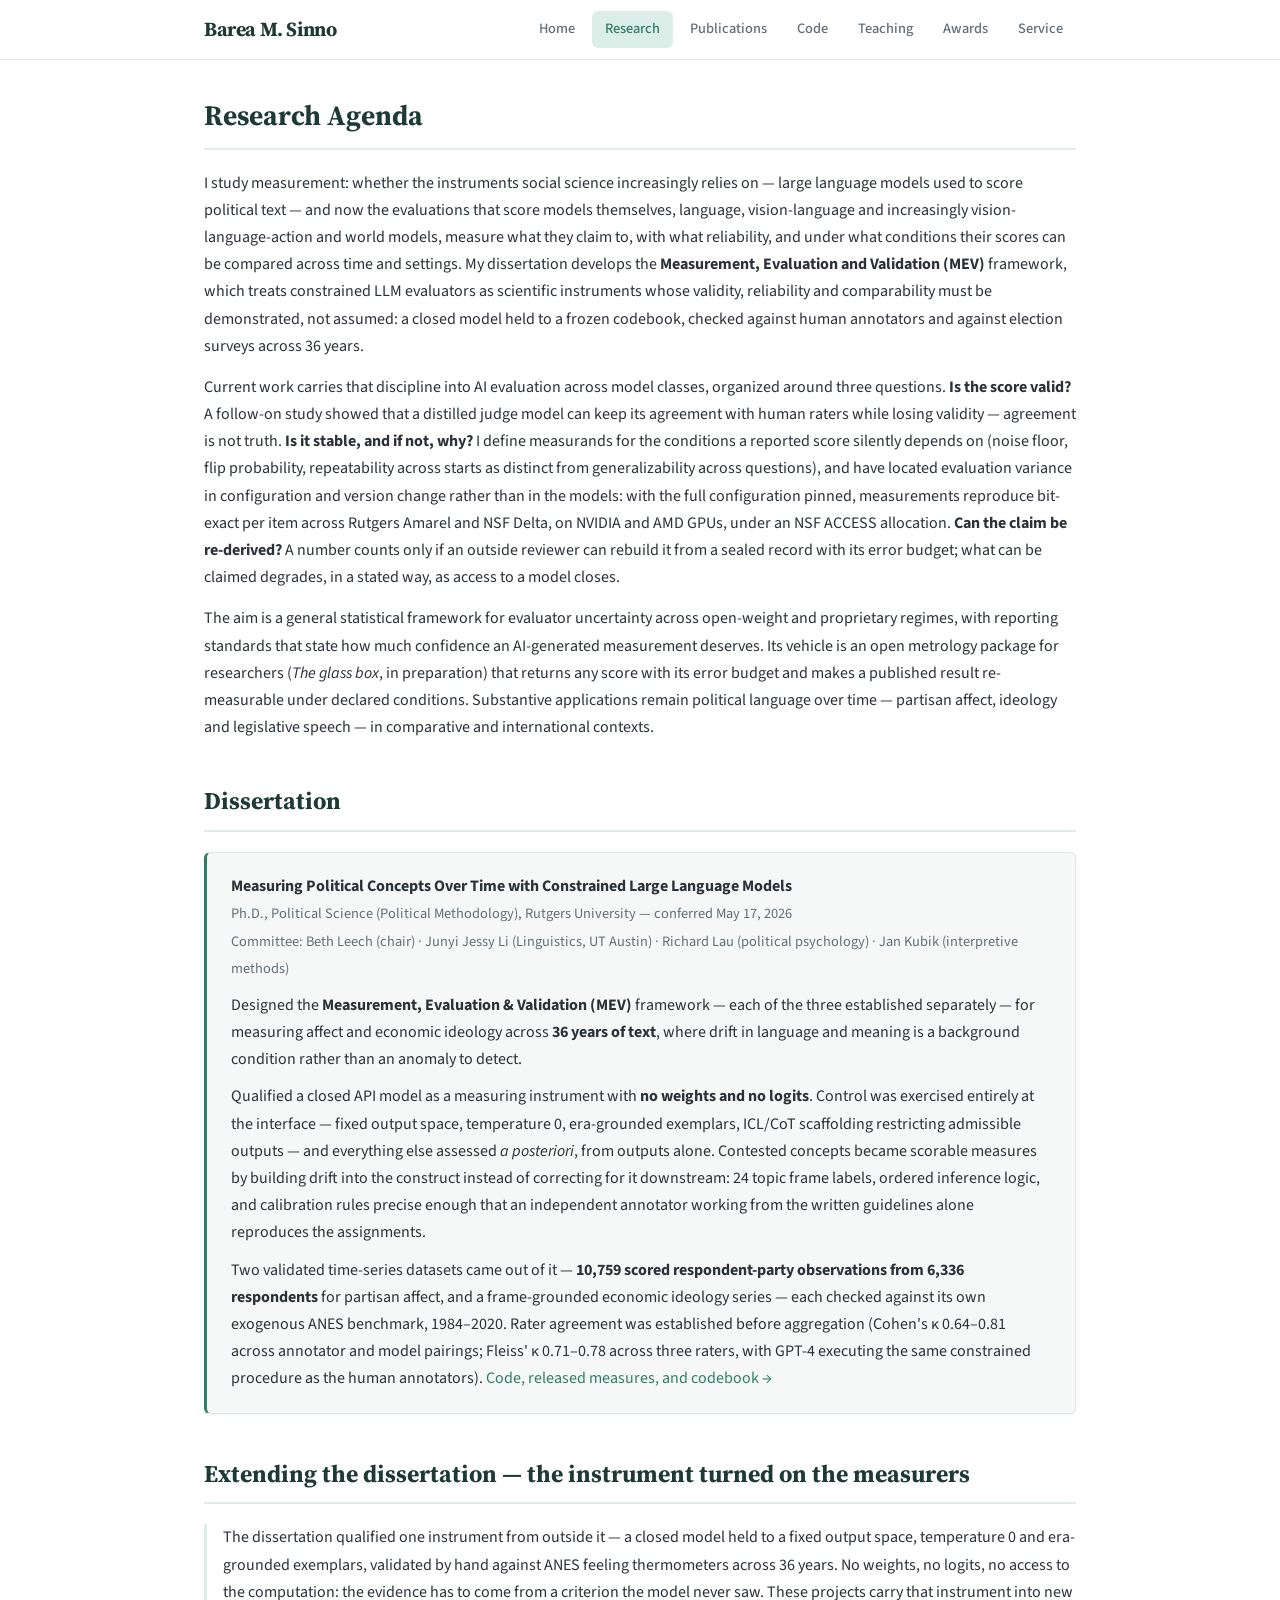
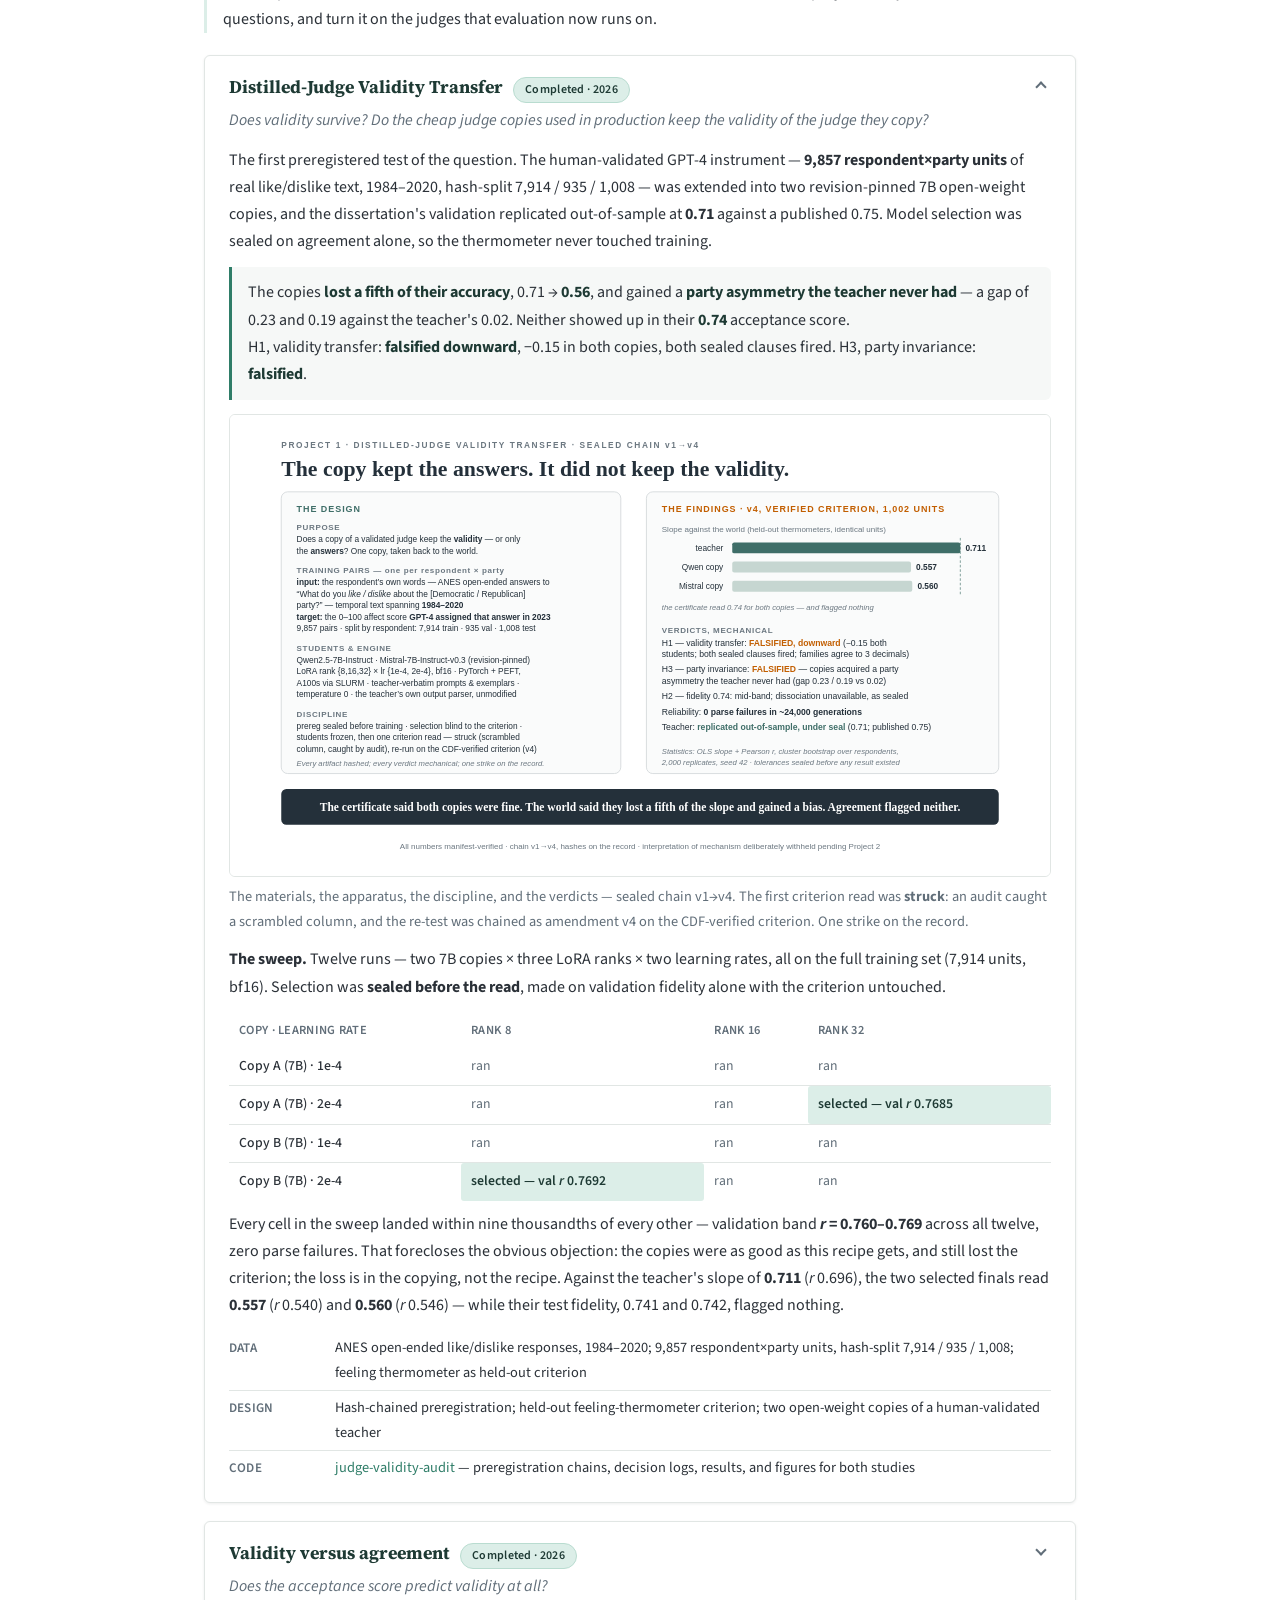
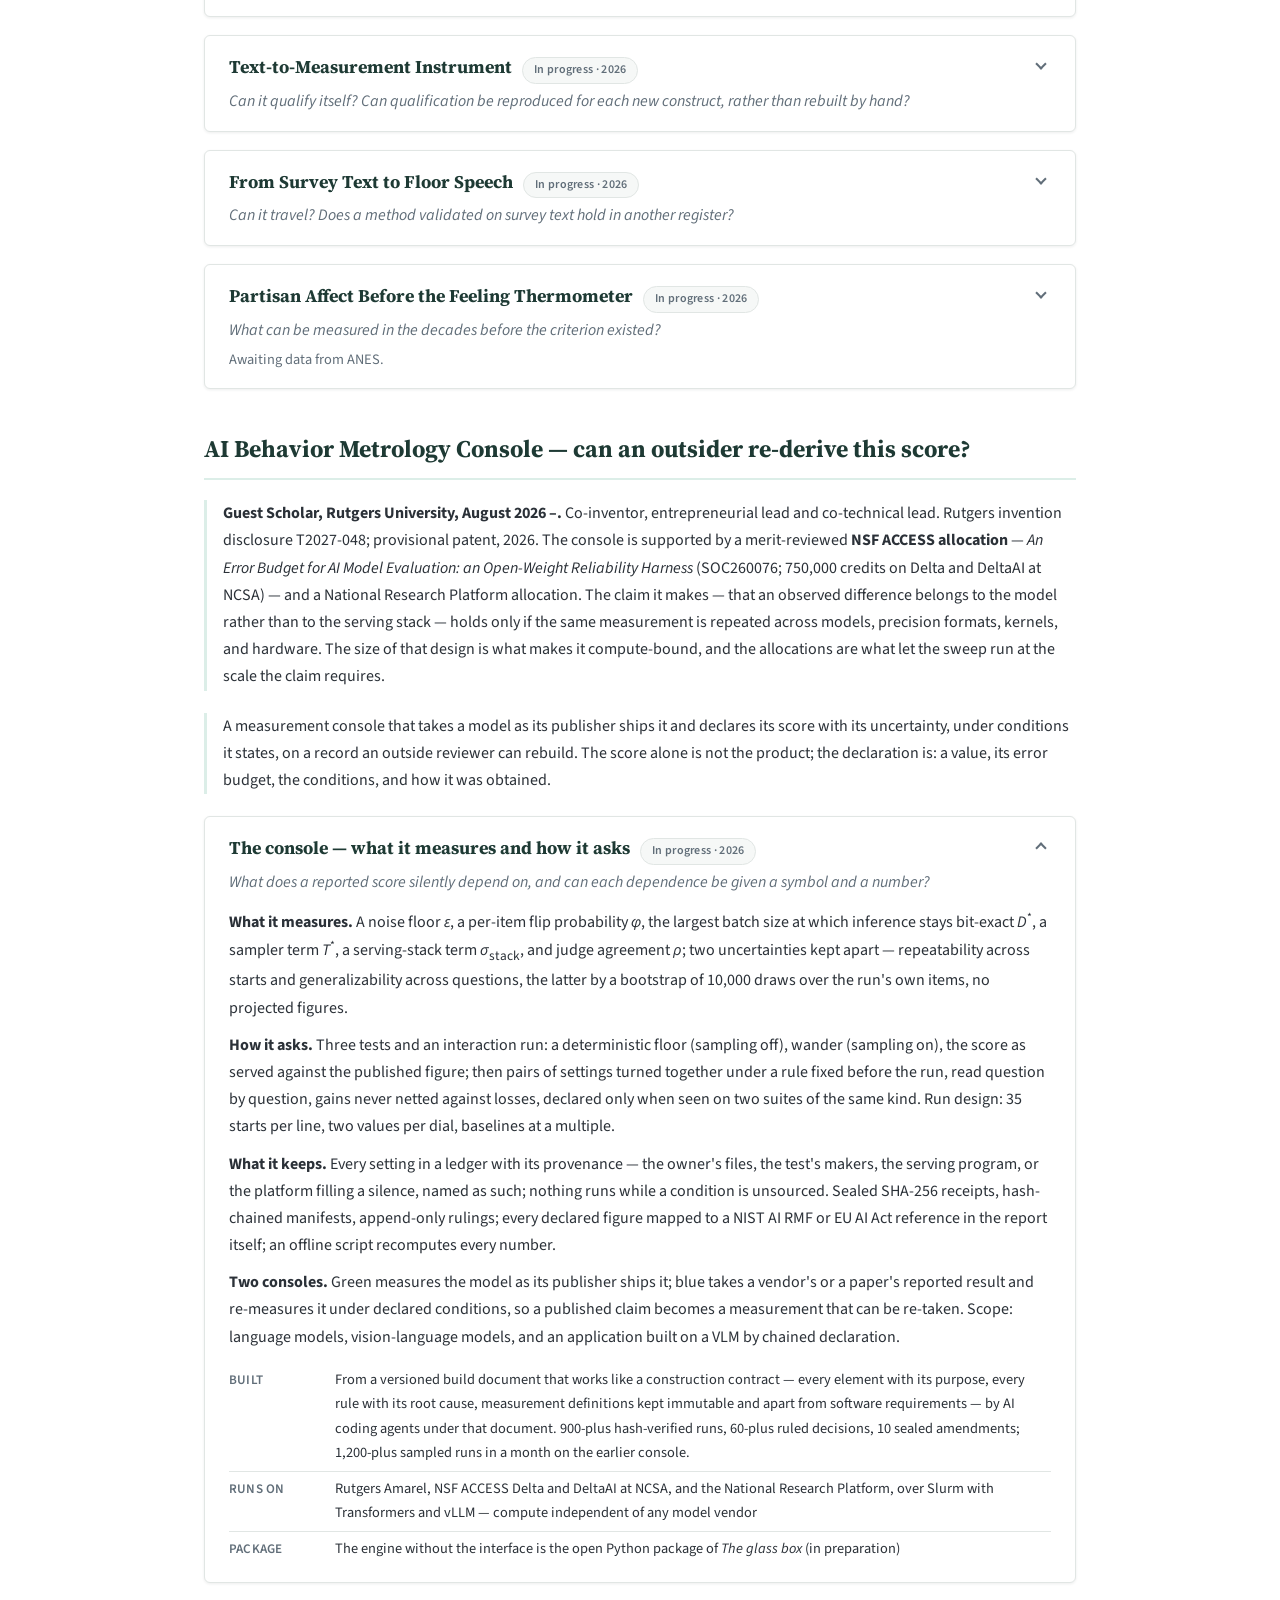
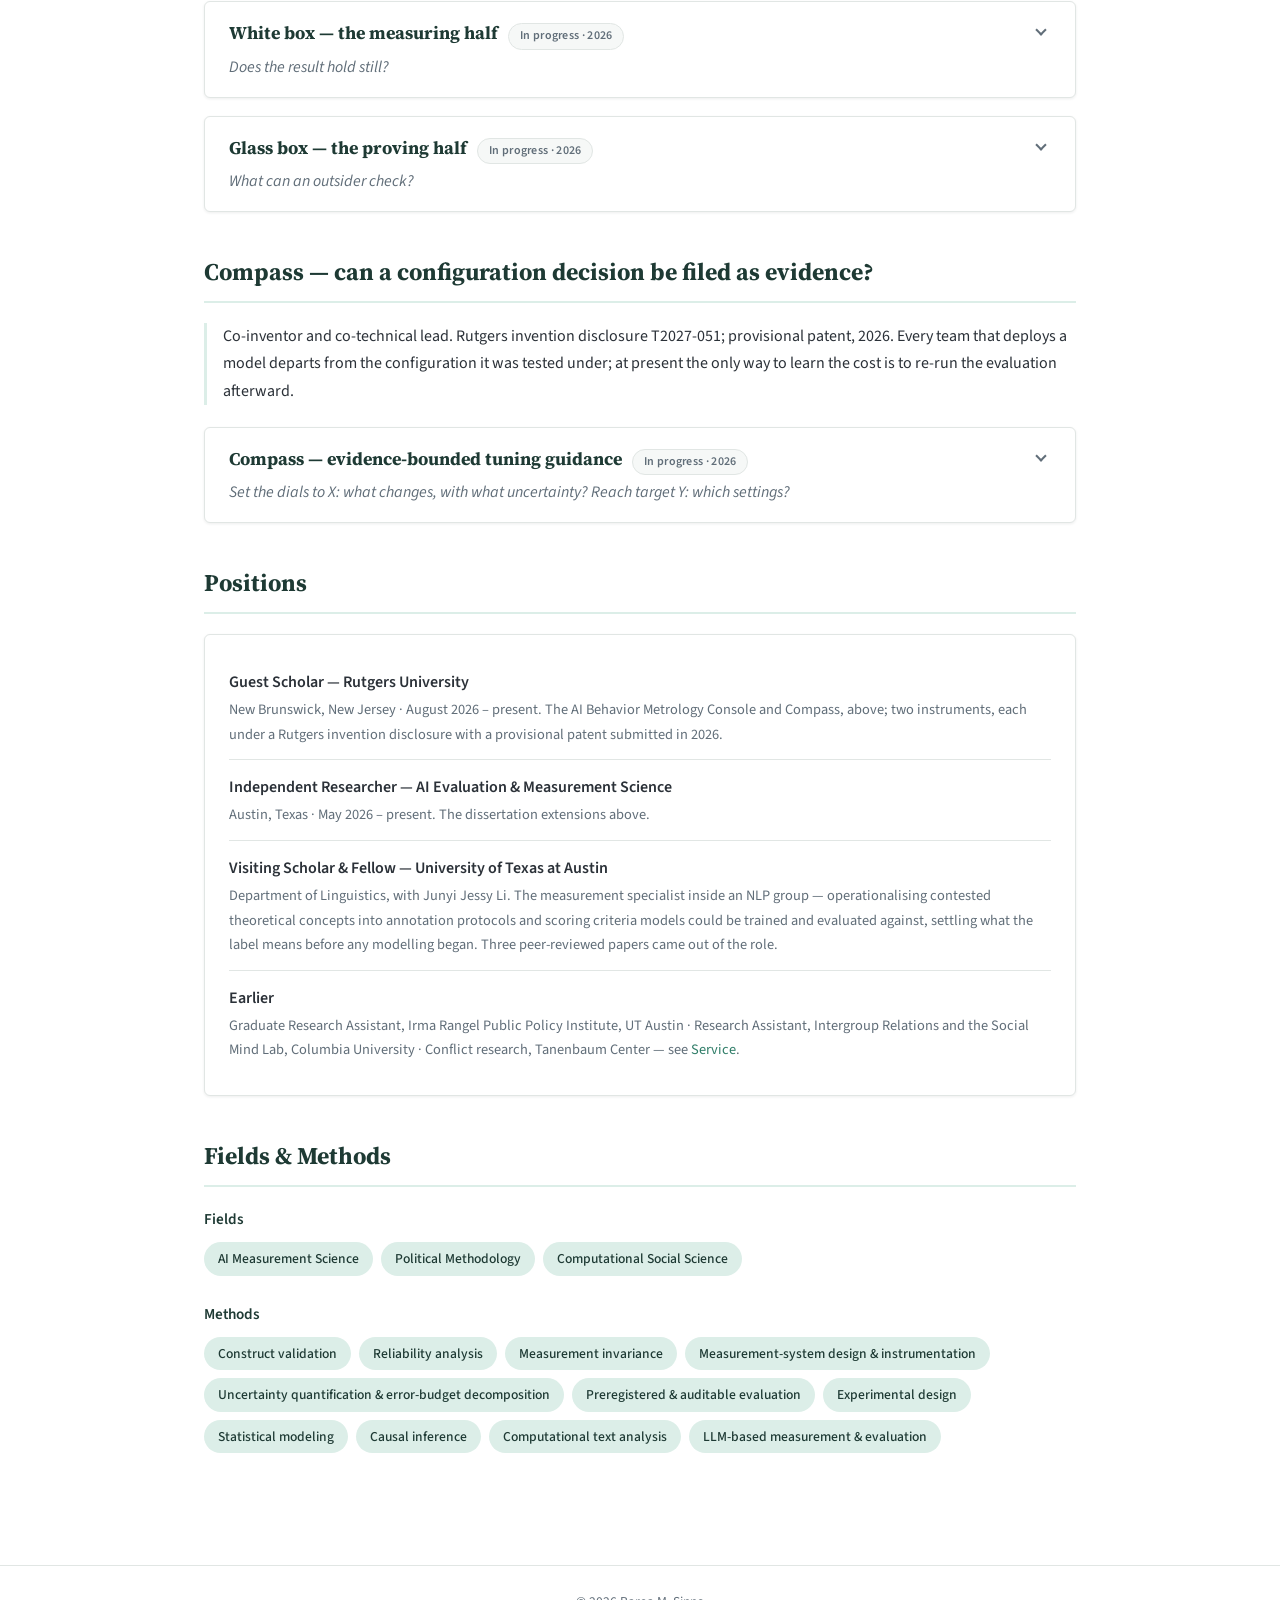
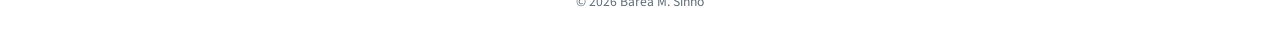
<file: research.html>
<!DOCTYPE html>
<html lang="en">
<head>
  <meta charset="UTF-8">
  <meta name="viewport" content="width=device-width, initial-scale=1.0">
  <title>Research &middot; Barea M. Sinno</title>
  <meta name="description" content="Research agenda and experience — measurement validity, reliability, and comparability of LLM-based measurement instruments and of the evaluations that score models themselves.">
  <link rel="preconnect" href="https://fonts.googleapis.com">
  <link rel="preconnect" href="https://fonts.gstatic.com" crossorigin>
  <link href="https://fonts.googleapis.com/css2?family=Source+Sans+3:wght@400;500;600;700&family=Source+Serif+4:wght@600;700&display=swap" rel="stylesheet">
  <link rel="stylesheet" href="assets/css/style.css">
</head>
<body>
  <nav class="navbar">
    <div class="navbar-inner">
      <a href="index.html" class="nav-name">Barea M. Sinno</a>
      <button class="nav-toggle" onclick="document.querySelector('.nav-links').classList.toggle('open')" aria-label="Toggle navigation">
        <span></span><span></span><span></span>
      </button>
      <div class="nav-links">
        <a href="index.html">Home</a>
        <a href="research.html" class="active">Research</a>
        <a href="publications.html">Publications</a>
        <a href="code.html">Code</a>
        <a href="teaching.html">Teaching</a>
        <a href="awards.html">Awards</a>
        <a href="service.html">Service</a>
      </div>
    </div>
  </nav>

  <main class="page-body">
    <div class="container">

      <!-- Research Agenda -->
      <section>
        <h1 class="section-title page-title">Research Agenda</h1>
        <p style="margin-bottom:14px;">
          I study measurement: whether the instruments social science increasingly relies on &mdash; large
          language models used to score political text &mdash; and now the evaluations that score models
          themselves, language, vision-language and increasingly vision-language-action and world models,
          measure what they claim to, with what reliability, and under what conditions their scores can be
          compared across time and settings. My dissertation develops the <strong>Measurement, Evaluation and
          Validation (MEV)</strong> framework, which treats constrained LLM evaluators as scientific instruments
          whose validity, reliability and comparability must be demonstrated, not assumed: a closed model held
          to a frozen codebook, checked against human annotators and against election surveys across 36 years.
        </p>
        <p style="margin-bottom:14px;">
          Current work carries that discipline into AI evaluation across model classes, organized around three
          questions. <strong>Is the score valid?</strong> A follow-on study showed that a distilled judge model
          can keep its agreement with human raters while losing validity &mdash; agreement is not truth.
          <strong>Is it stable, and if not, why?</strong> I define measurands for the conditions a reported score
          silently depends on (noise floor, flip probability, repeatability across starts as distinct from
          generalizability across questions), and have located evaluation variance in configuration and version
          change rather than in the models: with the full configuration pinned, measurements reproduce bit-exact
          per item across Rutgers Amarel and NSF Delta, on NVIDIA and AMD GPUs, under an NSF ACCESS allocation.
          <strong>Can the claim be re-derived?</strong> A number counts only if an outside reviewer can rebuild
          it from a sealed record with its error budget; what can be claimed degrades, in a stated way, as access
          to a model closes.
        </p>
        <p style="margin-bottom:0;">
          The aim is a general statistical framework for evaluator uncertainty across open-weight and
          proprietary regimes, with reporting standards that state how much confidence an AI-generated
          measurement deserves. Its vehicle is an open metrology package for researchers (<em>The glass
          box</em>, in preparation) that returns any score with its error budget and makes a published result
          re-measurable under declared conditions. Substantive applications remain political language over
          time &mdash; partisan affect, ideology and legislative speech &mdash; in comparative and international
          contexts.
        </p>
      </section>

      <!-- Completed: dissertation -->
      <section>
        <h2 class="section-title">Dissertation</h2>
        <div class="card card--callout">
          <p style="margin-bottom:10px;">
            <strong>Measuring Political Concepts Over Time with Constrained Large Language Models</strong><br>
            <span class="note">Ph.D., Political Science (Political Methodology), Rutgers University &mdash; conferred May 17, 2026<br>
            Committee: Beth Leech (chair) &middot; Junyi Jessy Li (Linguistics, UT Austin) &middot; Richard Lau (political psychology) &middot; Jan Kubik (interpretive methods)</span>
          </p>
          <p style="margin-bottom:10px;">
            Designed the <strong>Measurement, Evaluation &amp; Validation (MEV)</strong> framework &mdash; each of
            the three established separately &mdash; for measuring affect and economic ideology across
            <strong>36 years of text</strong>, where drift in language and meaning is a background condition
            rather than an anomaly to detect.
          </p>
          <p style="margin-bottom:10px;">
            Qualified a closed API model as a measuring instrument with <strong>no weights and no logits</strong>.
            Control was exercised entirely at the interface &mdash; fixed output space, temperature 0,
            era-grounded exemplars, ICL/CoT scaffolding restricting admissible outputs &mdash; and everything
            else assessed <em>a posteriori</em>, from outputs alone. Contested concepts became scorable measures
            by building drift into the construct instead of correcting for it downstream: 24 topic frame labels,
            ordered inference logic, and calibration rules precise enough that an independent annotator working
            from the written guidelines alone reproduces the assignments.
          </p>
          <p style="margin-bottom:0;">
            Two validated time-series datasets came out of it &mdash; <strong>10,759 scored respondent-party
            observations from 6,336 respondents</strong> for partisan affect, and a frame-grounded economic
            ideology series &mdash; each checked against its own exogenous ANES benchmark, 1984&ndash;2020. Rater
            agreement was established before aggregation (Cohen's &kappa; 0.64&ndash;0.81 across annotator and
            model pairings; Fleiss' &kappa; 0.71&ndash;0.78 across three raters, with GPT-4 executing the same
            constrained procedure as the human annotators). <a href="https://github.com/bsinno1/barea-dissertation" target="_blank" rel="noopener">Code, released measures, and codebook &rarr;</a>
          </p>
        </div>
      </section>

      <!-- Project status vocabulary: exactly two labels.
             Completed · YEAR   = result final
             In progress · YEAR = anything else
           Do not introduce a third. -->
      <!-- Extending the dissertation -->
      <section>
        <h2 class="section-title">Extending the dissertation &mdash; the instrument turned on the measurers</h2>
        <div class="arc-intro">
          <p style="margin-bottom:0;">
            The dissertation qualified one instrument from outside it &mdash; a closed model held to a fixed
            output space, temperature 0 and era-grounded exemplars, validated by hand against ANES feeling
            thermometers across 36 years. No weights, no logits, no access to the computation: the evidence has
            to come from a criterion the model never saw. These projects carry that instrument into new
            questions, and turn it on the judges that evaluation now runs on.
          </p>
        </div>

              <details class="card project" open>
        <summary>
          <span class="project-head">
            <span class="project-title">Distilled-Judge Validity Transfer</span>
            <span class="status status--reported">Completed &middot; 2026</span>
          </span>
          <span class="project-question" style="display:block;">Does validity survive? Do the cheap judge copies used in production keep the validity of the judge they copy?</span>
        </summary>
          <div class="project-body">
            <p style="margin-bottom:0;">
              The first preregistered test of the question. The human-validated GPT-4 instrument &mdash;
              <strong>9,857 respondent&times;party units</strong> of real like/dislike text, 1984&ndash;2020,
              hash-split 7,914 / 935 / 1,008 &mdash; was extended into two revision-pinned 7B open-weight copies,
              and the dissertation's validation replicated out-of-sample at <strong>0.71</strong> against a
              published 0.75. Model selection was sealed on agreement alone, so the thermometer never touched
              training.
            </p>
            <div class="finding">
              The copies <strong>lost a fifth of their accuracy</strong>, 0.71 &rarr; <strong>0.56</strong>, and
              gained a <strong>party asymmetry the teacher never had</strong> &mdash; a gap of 0.23 and 0.19
              against the teacher's 0.02. Neither showed up in their <strong>0.74</strong> acceptance score.
              <br>H1, validity transfer: <strong>falsified downward</strong>, &minus;0.15 in both copies, both
              sealed clauses fired. H3, party invariance: <strong>falsified</strong>.
            </div>
            <figure style="margin:14px 0 0;">
              <img src="assets/img/p1_design_findings.svg" alt="Project 1 design and findings: materials, students and engine, discipline, and mechanical verdicts under sealed chain v1 to v4."
                   style="width:100%; height:auto; border:1px solid var(--border); border-radius:var(--radius); background:#fff;">
              <figcaption class="note" style="margin-top:8px;">
                The materials, the apparatus, the discipline, and the verdicts &mdash; sealed chain v1&rarr;v4.
                The first criterion read was <strong>struck</strong>: an audit caught a scrambled column, and the
                re-test was chained as amendment v4 on the CDF-verified criterion. One strike on the record.
              </figcaption>
            </figure>
          </div>
            <p style="margin-bottom:0; margin-top:12px;">
              <strong>The sweep.</strong> Twelve runs &mdash; two 7B copies &times; three LoRA ranks &times; two
              learning rates, all on the full training set (7,914 units, bf16). Selection was
              <strong>sealed before the read</strong>, made on validation fidelity alone with the criterion
              untouched.
            </p>
            <div class="runtable-wrap">
              <table class="runtable">
                <thead>
                  <tr><th>Copy &middot; learning rate</th><th>rank 8</th><th>rank 16</th><th>rank 32</th></tr>
                </thead>
                <tbody>
                  <tr><th>Copy A (7B) &middot; 1e-4</th><td>ran</td><td>ran</td><td>ran</td></tr>
                  <tr><th>Copy A (7B) &middot; 2e-4</th><td>ran</td><td>ran</td><td class="sel">selected &mdash; val <em>r</em> 0.7685</td></tr>
                  <tr><th>Copy B (7B) &middot; 1e-4</th><td>ran</td><td>ran</td><td>ran</td></tr>
                  <tr><th>Copy B (7B) &middot; 2e-4</th><td class="sel">selected &mdash; val <em>r</em> 0.7692</td><td>ran</td><td>ran</td></tr>
                </tbody>
              </table>
            </div>
            <p style="margin-bottom:0; margin-top:10px;">
              Every cell in the sweep landed within nine thousandths of every other &mdash; validation band
              <strong><em>r</em> = 0.760&ndash;0.769</strong> across all twelve, zero parse failures. That forecloses the obvious objection: the copies were as good as this recipe
              gets, and still lost the criterion; the loss is in the copying, not the recipe. Against the teacher's slope of <strong>0.711</strong>
              (<em>r</em> 0.696), the two selected finals read <strong>0.557</strong> (<em>r</em> 0.540) and
              <strong>0.560</strong> (<em>r</em> 0.546) &mdash; while their test fidelity, 0.741 and 0.742,
              flagged nothing.
            </p>
          <ul class="project-facts">
            <li><span class="k">Data</span><span class="v">ANES open-ended like/dislike responses, 1984&ndash;2020; 9,857 respondent&times;party units, hash-split 7,914 / 935 / 1,008; feeling thermometer as held-out criterion</span></li>
            <li><span class="k">Design</span><span class="v">Hash-chained preregistration; held-out feeling-thermometer criterion; two open-weight copies of a human-validated teacher</span></li>
            <li><span class="k">Code</span><span class="v"><a href="https://github.com/bsinno1/judge-validity-audit" target="_blank" rel="noopener">judge-validity-audit</a> &mdash; preregistration chains, decision logs, results, and figures for both studies</span></li>
          </ul>
      </details>

              <details class="card project">
        <summary>
          <span class="project-head">
            <span class="project-title">Validity versus agreement</span>
            <span class="status status--reported">Completed &middot; 2026</span>
          </span>
          <span class="project-question" style="display:block;">Does the acceptance score predict validity at all?</span>
        </summary>
          <div class="project-body">
            <p style="margin-bottom:10px;">
              A <strong>29-adapter ladder</strong> built along two roads to the same agreement: a small model
              shown everything (capacity-limited) and a large model shown a 10% dose (exposure-limited), with
              nested doses by respondent, mid-training checkpoints, rank variation, and a scrambled-label
              control, under a sealed budget of 30. If validity differs where agreement is equal, the
              acceptance score is not a sufficient statistic.
            </p>
            <p style="margin-bottom:0;">
              Training was run <strong>by hand, run by run</strong>, under experimenter control, every
              intervention dated in an append-only decision log &mdash; the log replaces the grid. Hands-on
              stayed left of the glass: no run, checkpoint, or decision ever saw a criterion value. When the
              ladder was declared closed, every adapter was SHA-256 hashed and frozen, and the whole ladder met
              the CDF-verified criterion in <strong>one sealed pass</strong>.
            </p>
            <figure style="margin:14px 0 0;">
              <img src="assets/img/s2_scatter.svg" alt="Scatter of agreement with the teacher against criterion slope for every adapter on the ladder, with the attenuation null and the teacher marked at 0.711."
                   style="width:100%; height:auto; border:1px solid var(--border); border-radius:var(--radius); background:#fff;">
              <figcaption class="note" style="margin-top:8px;">
                The read: agreement with the teacher &mdash; the acceptance score &mdash; against criterion slope, for
                every judge on the ladder, with the attenuation null <em>y</em>&nbsp;=&nbsp;0.71&middot;<em>x</em>
                and the teacher at 0.711.
              </figcaption>
            </figure>
            <div class="finding" style="margin-top:14px;">
              Agreement <em>orders</em> validity across the full range &mdash; Spearman &rho; 0.821, CI
              [0.693, 0.879], against a sealed threshold of 0.80 that the interval spans. But every copy sits
              below the teacher, best validity <strong>0.56 against the teacher's 0.71</strong>, and copies behave as
              diluted teachers: <strong>validity &asymp; fidelity &times; teacher validity</strong>, calibration
              slope 0.90, maximum deviation 0.08. The road does not matter &mdash; capacity-limited and
              exposure-limited judges at matched fidelity show no validity difference. And among converged
              judges, fidelity 0.70&ndash;0.74, the acceptance score stops discriminating: <strong>one in four
              pairwise rank inversions</strong> (one in six over the whole ladder).
              <br><br><strong>Agreement vouches for the copy, not the judge.</strong> It says how much of the
              teacher survived transmission, and nothing about whether the teacher was right. Validation has to
              touch the world at least once; after that single anchoring, the dilution arithmetic carries
              agreement the rest of the way.
            </div>
            <p style="margin-bottom:0; margin-top:12px;">
              <strong>The gate fired.</strong> The v4 pooled control gate failed and was adjudicated through
              hash-chained amendments &mdash; v5, a within-party gate, also failed; v6 established an empirical
              shuffle-null over eight fresh scrambled-label controls. The eight-seed band came out at
              [&minus;0.181, +0.065], the original control at &minus;0.097 sat inside it &mdash; a typical
              nonsense judge, so the apparatus had never been broken &mdash; and every finished adapter cleared
              that ceiling by <strong>2.59&times;</strong> or more. <strong>H3: read valid.</strong> The full trail,
              including a clause-reading ambiguity disclosed before the ruling that resolved it, is in the
              decision log.
            </p>
          </div>
          <ul class="project-facts">
            <li><span class="k">Data</span><span class="v">The same 9,857 ANES units and feeling-thermometer criterion; 29 adapters plus eight scrambled-label controls</span></li>
            <li><span class="k">Extends</span><span class="v"><em>Distilled-Judge Validity Transfer</em>, under the same preregistration lineage</span></li>
            <li><span class="k">Apparatus</span><span class="v">Run-by-run experimenter control; append-only training log; air-gapped criterion; a single blind read</span></li>
          </ul>
      </details>

              <details class="card project">
        <summary>
          <span class="project-head">
            <span class="project-title">Text-to-Measurement Instrument</span>
            <span class="status status--progress">In progress &middot; 2026</span>
          </span>
          <span class="project-question" style="display:block;">Can it qualify itself? Can qualification be reproduced for each new construct, rather than rebuilt by hand?</span>
        </summary>
          <div class="project-body">
            <p style="margin-bottom:10px;">
              A text-to-measurement instrument automating the dissertation's measure&ndash;evaluate&ndash;validate
              protocol &mdash; fixed output space, temperature 0, era-grounded exemplars, blinded outside gold
              &mdash; so that qualification is reproduced for each new construct, corpus or period rather than
              rebuilt by hand, every run ending in a falsifiable verdict: <em>validated</em>, <em>refinable</em>
              or <em>misspecified</em>.
            </p>
            <p style="margin-bottom:0;">
              The verdict logic is verified on a mock fixture &mdash; a clean run returns <em>validated</em>;
              drift injected on purpose returns <em>refinable</em>. Real-data validation is in progress.
            </p>
          </div>
          <ul class="project-facts">
            <li><span class="k">Data</span><span class="v">A mock fixture for the verdict logic; real-data validation in progress</span></li>
          </ul>
      </details>

              <details class="card project">
        <summary>
          <span class="project-head">
            <span class="project-title">From Survey Text to Floor Speech</span>
            <span class="status status--progress">In progress &middot; 2026</span>
          </span>
          <span class="project-question" style="display:block;">Can it travel? Does a method validated on survey text hold in another register?</span>
        </summary>
          <div class="project-body">
            <p style="margin-bottom:10px;">
              The method validated on ANES open-ended text carried to <strong>partisan affect in economic-policy
              floor speech</strong>, 2013&ndash;2020: GovTrack percentiles as the outside gold, every speech scored
              blind, a panel of 65 members and 5,535 speeches split by member into grounding and validation.
            </p>
            <div class="finding">
              On <strong>21 members held out from grounding</strong> (151 member-years), the instrument correlates
              <strong><em>r</em> = +0.32 to +0.38</strong> with GovTrack, intervals excluding zero &mdash; the
              instrument travels. Neither the survey exemplars nor register-level guidance adds a margin
              distinguishable from zero (+0.03 to +0.06, every interval spanning zero).
            </div>
            <p style="margin-bottom:0; margin-top:12px;">
              On the earlier grounding sample, register-level grounding had raised <em>r</em> from +0.084 to
              +0.241; its role-level successor showed no gain on the panel, and the register prompt itself has
              not been run there. No preregistration was sealed; the
              falsification condition set in the decision log &mdash; correlation indistinguishable from zero
              after grounding &mdash; is not met.
            </p>
          </div>
          <ul class="project-facts">
            <li><span class="k">Data</span><span class="v">Congressional Record floor speech under nine economic subject headings, 2013&ndash;2020; GovTrack percentiles as criterion; cluster bootstrap by member, 2,000 replicates</span></li>
          </ul>
      </details>

              <details class="card project">
        <summary>
          <span class="project-head">
            <span class="project-title">Partisan Affect Before the Feeling Thermometer</span>
            <span class="status status--progress">In progress &middot; 2026</span>
          </span>
          <span class="project-question" style="display:block;">What can be measured in the decades before the criterion existed?</span>
          <span class="note" style="display:block; margin-top:4px;">Awaiting data from ANES.</span>
        </summary>
          <div class="project-body">
            <p style="margin-bottom:0;">
              The feeling thermometer &mdash; the criterion the dissertation validated against &mdash; begins in
              <strong>1978</strong>; the ANES open-ended like/dislike questions run back to <strong>1952</strong>.
              This project extends the affect measure toward 1952, where the evidentiary situation changes as it
              goes back: verbatim response text is published from <strong>1984</strong> onward, while
              1952&ndash;1980 survives as coded mentions rather than the words themselves. What an instrument
              qualified on verbatim text can legitimately claim over coded mentions is the methodological
              question the project turns on. The source archive is secured and the pipeline re-established.
            </p>
          </div>
          <ul class="project-facts">
            <li><span class="k">Data</span><span class="v">ANES open-ended like/dislike responses, 1952 onward <span class="muted">&mdash; permanently private archive; contains ANES respondent data</span></span></li>
          </ul>
      </details>
      </section>

      <!-- Guest Scholar: the console -->
      <section>
        <h2 class="section-title">AI Behavior Metrology Console &mdash; can an outsider re-derive this score?</h2>
        <div class="arc-intro">
          <p>
            <strong>Guest Scholar, Rutgers University, August 2026 &ndash;.</strong> Co-inventor, entrepreneurial
            lead and co-technical lead. Rutgers invention disclosure T2027-048; provisional patent, 2026. The
            console is supported by a merit-reviewed <strong>NSF ACCESS allocation</strong> &mdash; <em>An Error
            Budget for AI Model Evaluation: an Open-Weight Reliability Harness</em> (SOC260076; 750,000 credits on
            Delta and DeltaAI at NCSA) &mdash; and a National Research Platform allocation. The claim it makes
            &mdash; that an observed difference belongs to the model rather than to the serving stack &mdash;
            holds only if the same measurement is repeated across models, precision formats, kernels, and
            hardware. The size of that design is what makes it compute-bound, and the allocations are what let
            the sweep run at the scale the claim requires.
          </p>
        </div>
        <div class="arc-intro">
          <p style="margin-bottom:0;">
            A measurement console that takes a model as its publisher ships it and declares its score with its
            uncertainty, under conditions it states, on a record an outside reviewer can rebuild. The score alone
            is not the product; the declaration is: a value, its error budget, the conditions, and how it was
            obtained.
          </p>
        </div>

              <details class="card project" open>
        <summary>
          <span class="project-head">
            <span class="project-title">The console &mdash; what it measures and how it asks</span>
            <span class="status status--progress">In progress &middot; 2026</span>
          </span>
          <span class="project-question" style="display:block;">What does a reported score silently depend on, and can each dependence be given a symbol and a number?</span>
        </summary>
          <div class="project-body">
            <p style="margin-bottom:10px;">
              <strong>What it measures.</strong> A noise floor <em>&epsilon;</em>, a per-item flip probability
              <em>&phi;</em>, the largest batch size at which inference stays bit-exact <em>D</em><sup>*</sup>, a
              sampler term <em>T</em><sup>*</sup>, a serving-stack term <em>&sigma;</em><sub>stack</sub>, and
              judge agreement <em>&rho;</em>; two uncertainties kept apart &mdash; repeatability across starts
              and generalizability across questions, the latter by a bootstrap of 10,000 draws over the run's
              own items, no projected figures.
            </p>
            <p style="margin-bottom:10px;">
              <strong>How it asks.</strong> Three tests and an interaction run: a deterministic floor (sampling
              off), wander (sampling on), the score as served against the published figure; then pairs of
              settings turned together under a rule fixed before the run, read question by question, gains never
              netted against losses, declared only when seen on two suites of the same kind. Run design: 35
              starts per line, two values per dial, baselines at a multiple.
            </p>
            <p style="margin-bottom:10px;">
              <strong>What it keeps.</strong> Every setting in a ledger with its provenance &mdash; the owner's
              files, the test's makers, the serving program, or the platform filling a silence, named as such;
              nothing runs while a condition is unsourced. Sealed SHA-256 receipts, hash-chained manifests,
              append-only rulings; every declared figure mapped to a NIST AI RMF or EU AI Act reference in the
              report itself; an offline script recomputes every number.
            </p>
            <p style="margin-bottom:0;">
              <strong>Two consoles.</strong> Green measures the model as its publisher ships it; blue takes a
              vendor's or a paper's reported result and re-measures it under declared conditions, so a published
              claim becomes a measurement that can be re-taken. Scope: language models, vision-language models,
              and an application built on a VLM by chained declaration.
            </p>
          </div>
          <ul class="project-facts">
            <li><span class="k">Built</span><span class="v">From a versioned build document that works like a construction contract &mdash; every element with its purpose, every rule with its root cause, measurement definitions kept immutable and apart from software requirements &mdash; by AI coding agents under that document. 900-plus hash-verified runs, 60-plus ruled decisions, 10 sealed amendments; 1,200-plus sampled runs in a month on the earlier console.</span></li>
            <li><span class="k">Runs on</span><span class="v">Rutgers Amarel, NSF ACCESS Delta and DeltaAI at NCSA, and the National Research Platform, over Slurm with Transformers and vLLM &mdash; compute independent of any model vendor</span></li>
            <li><span class="k">Package</span><span class="v">The engine without the interface is the open Python package of <em>The glass box</em> (in preparation)</span></li>
          </ul>
      </details>

              <details class="card project">
        <summary>
          <span class="project-head">
            <span class="project-title">White box &mdash; the measuring half</span>
            <span class="status status--progress">In progress &middot; 2026</span>
          </span>
          <span class="project-question" style="display:block;">Does the result hold still?</span>
        </summary>
          <div class="project-body">
            <p style="margin-bottom:10px;">
              This answers the question every eval team asks under time pressure: <em>is it the model or the
              infrastructure?</em> Across a swept grid &mdash; precision, batch size and composition, attention
              kernel, threading, 1&ndash;4-GPU tensor parallelism &mdash; <strong>precision dominates every
              infrastructure variable by 10<sup>3</sup>&ndash;10<sup>4</sup></strong>. That yields a
              <strong>regression threshold</strong>: a delta below it is the serving stack, not the model, and
              no further investigation is warranted.
            </p>
            <p style="margin-bottom:10px;">
              The precision knob is priced in the unit that actually gets reported &mdash; the declared score.
              Across a bf16/fp16 MMLU/LAMBADA grid every cell repeats exactly (spread 0.0 over five cold
              starts), while <strong>dtype alone moves declared MMLU accuracy by up to four points in either
              direction</strong> (0.230&rarr;0.270; 0.595&rarr;0.560): a delta the size of an advertised model
              upgrade, produced by numeric format, and invisible to any QA built on repetition.
            </p>
            <div class="finding">
              <strong>The field's assumed temperature-0 noise floor is false.</strong> 108 hash-verified runs
              &mdash; each a cold start, model reloaded from disk &mdash; returned spread of exactly 0.0,
              bitwise, across four open-weight models from 360M to 7B parameters, from laptop x86 to
              4&times;A100, and across two national clusters on NVIDIA and AMD GPUs. Not blindness: a designed
              atomics positive control reads 11.75&ndash;13.5 with nondeterminism present, and frozen
              MMLU/LAMBADA accuracies still separate models.
            </div>
            <p style="margin-bottom:0; margin-top:12px;">
              Two further results. <strong>fp16 silently destroyed 99.5% of a 7B open-weight model's token
              probabilities</strong> &mdash; exponent-range overflow, diagnosed from per-token evidence &mdash;
              while sparing an equal-sized model, perfectly reproducibly and therefore undetectable by rerun.
              And the aggregate is not hiding the items: decision-margin structure quantified beneath each
              declared score (50k generation steps, median top-2 margin 1.4, none within 10<sup>-4</sup> of
              flipping), which also bounds how much evaluation is needed to separate models.
            </p>
          </div>
      </details>

              <details class="card project">
        <summary>
          <span class="project-head">
            <span class="project-title">Glass box &mdash; the proving half</span>
            <span class="status status--progress">In progress &middot; 2026</span>
          </span>
          <span class="project-question" style="display:block;">What can an outsider check?</span>
        </summary>
          <div class="project-body">
            <p style="margin-bottom:10px;">
              Every hypothesis is sealed under a named falsification condition before its runs, SHA-256
              <strong>hash-chained across eight successive preregistrations</strong>. <strong>Six predictions
              fell</strong>, and the falsifications are published as the findings &mdash; nothing reinterpreted
              after data.
            </p>
            <p style="margin-bottom:0;">
              Provenance is read from the machine, not from documentation. Every run emits a self-hashing
              manifest whose condition vector &mdash; dtype, kernels, TF32, determinism flags, silicon &mdash; is
              read back from live system state, with per-token evidence in verifiable sidecars
              (<strong>108/108 verify</strong>); alongside an append-only log of PI rulings D1&ndash;D20 and a
              full table of reported figures with their conditions. Open source (MIT), CI-verified, pytest,
              golden datasets under CI regression &mdash; another researcher can rerun the comparison and get the
              same numbers.
            </p>
          </div>
          <ul class="project-facts">
            <li><span class="k">Evidence</span><span class="v">Seals, receipts, and decision logs &mdash; private during IP review; <a href="mailto:barea.sinno@gmail.com?subject=Console%20evidence%20access%20request">request access</a></span></li>
          </ul>
      </details>
      </section>

      <!-- Compass -->
      <section>
        <h2 class="section-title">Compass &mdash; can a configuration decision be filed as evidence?</h2>
        <div class="arc-intro">
          <p style="margin-bottom:0;">
            Co-inventor and co-technical lead. Rutgers invention disclosure T2027-051; provisional patent, 2026.
            Every team that deploys a model departs from the configuration it was tested under; at present the
            only way to learn the cost is to re-run the evaluation afterward.
          </p>
        </div>

              <details class="card project">
        <summary>
          <span class="project-head">
            <span class="project-title">Compass &mdash; evidence-bounded tuning guidance</span>
            <span class="status status--progress">In progress &middot; 2026</span>
          </span>
          <span class="project-question" style="display:block;">Set the dials to X: what changes, with what uncertainty? Reach target Y: which settings?</span>
        </summary>
          <div class="project-body">
            <p style="margin-bottom:10px;">
              <strong>What it is.</strong> Evidence-bounded guidance for tuning a deployed model: it predicts how
              behavior changes under a new configuration &mdash; precision, quantization, GPU, sampling &mdash;
              and recommends settings that reach a stated target, using only the console's verified
              measurements.
            </p>
            <p style="margin-bottom:10px;">
              <strong>How it answers.</strong> A response surface over the console's measured cells and the
              bounded moves between them, nothing fitted; forward prediction (set the dials to X: what changes,
              at the question level, with uncertainty) and inverse guidance (reach target Y: which settings),
              each answer carrying the identifiers of the measurements it rests on and regenerable with one
              command.
            </p>
            <p style="margin-bottom:0;">
              <strong>Where it refuses.</strong> A gate of five ordered checks runs before any answer; outside
              the measured region it declines, names the missing measurements, and records the refusal as an
              output. Precision is treated as a category, not a scale: no route interpolates across a precision
              boundary. The whole decision is a pure function of the evidence and the question, so it reproduces
              exactly.
            </p>
          </div>
          <ul class="project-facts">
            <li><span class="k">Exists</span><span class="v">The program's 474 hash-verified runs are the first evidence set; the refusal gate and receipts are specified and under construction; the response surface, inverse guidance and item-level prediction are contemplated</span></li>
          </ul>
      </details>
      </section>

      <!-- Positions -->
      <section>
        <h2 class="section-title">Positions</h2>
        <div class="card">
          <div class="teaching-item">
            <div class="teaching-course">Guest Scholar &mdash; Rutgers University</div>
            <div class="teaching-detail">New Brunswick, New Jersey &middot; August 2026 &ndash; present. The
              AI Behavior Metrology Console and Compass, above; two instruments, each under a Rutgers invention
              disclosure with a provisional patent submitted in 2026.</div>
          </div>
          <div class="teaching-item">
            <div class="teaching-course">Independent Researcher &mdash; AI Evaluation &amp; Measurement Science</div>
            <div class="teaching-detail">Austin, Texas &middot; May 2026 &ndash; present. The dissertation
              extensions above.</div>
          </div>
          <div class="teaching-item">
            <div class="teaching-course">Visiting Scholar &amp; Fellow &mdash; University of Texas at Austin</div>
            <div class="teaching-detail">Department of Linguistics, with Junyi Jessy Li. The measurement
              specialist inside an NLP group &mdash; operationalising contested theoretical concepts into
              annotation protocols and scoring criteria models could be trained and evaluated against, settling
              what the label means before any modelling began. Three peer-reviewed papers came out of the role.</div>
          </div>
          <div class="teaching-item">
            <div class="teaching-course">Earlier</div>
            <div class="teaching-detail">Graduate Research Assistant, Irma Rangel Public Policy Institute, UT
              Austin &middot; Research Assistant, Intergroup Relations and the Social Mind Lab, Columbia
              University &middot; Conflict research, Tanenbaum Center &mdash; see <a href="service.html">Service</a>.</div>
          </div>
        </div>
      </section>

      <!-- Fields & Methods -->
      <section>
        <h2 class="section-title">Fields &amp; Methods</h2>
        <h3 class="subhead" style="font-size:0.95rem; margin-top:0;">Fields</h3>
        <div class="interest-tags" style="margin-bottom:18px;">
          <span class="interest-tag">AI Measurement Science</span>
          <span class="interest-tag">Political Methodology</span>
          <span class="interest-tag">Computational Social Science</span>
        </div>
        <h3 class="subhead" style="font-size:0.95rem;">Methods</h3>
        <div class="interest-tags">
          <span class="interest-tag">Construct validation</span>
          <span class="interest-tag">Reliability analysis</span>
          <span class="interest-tag">Measurement invariance</span>
          <span class="interest-tag">Measurement-system design &amp; instrumentation</span>
          <span class="interest-tag">Uncertainty quantification &amp; error-budget decomposition</span>
          <span class="interest-tag">Preregistered &amp; auditable evaluation</span>
          <span class="interest-tag">Experimental design</span>
          <span class="interest-tag">Statistical modeling</span>
          <span class="interest-tag">Causal inference</span>
          <span class="interest-tag">Computational text analysis</span>
          <span class="interest-tag">LLM-based measurement &amp; evaluation</span>
        </div>
      </section>

    </div>
  </main>

  <footer class="site-footer">
    &copy; 2026 Barea M. Sinno
  </footer>
  <script>
    // Expand every project when printing or saving to PDF, then restore.
    addEventListener('beforeprint', function () {
      document.querySelectorAll('details').forEach(function (d) {
        d.dataset.wasOpen = d.open ? '1' : '0';
        d.open = true;
      });
    });
    addEventListener('afterprint', function () {
      document.querySelectorAll('details').forEach(function (d) {
        d.open = d.dataset.wasOpen === '1';
      });
    });
  </script>
</body>
</html>
</file>
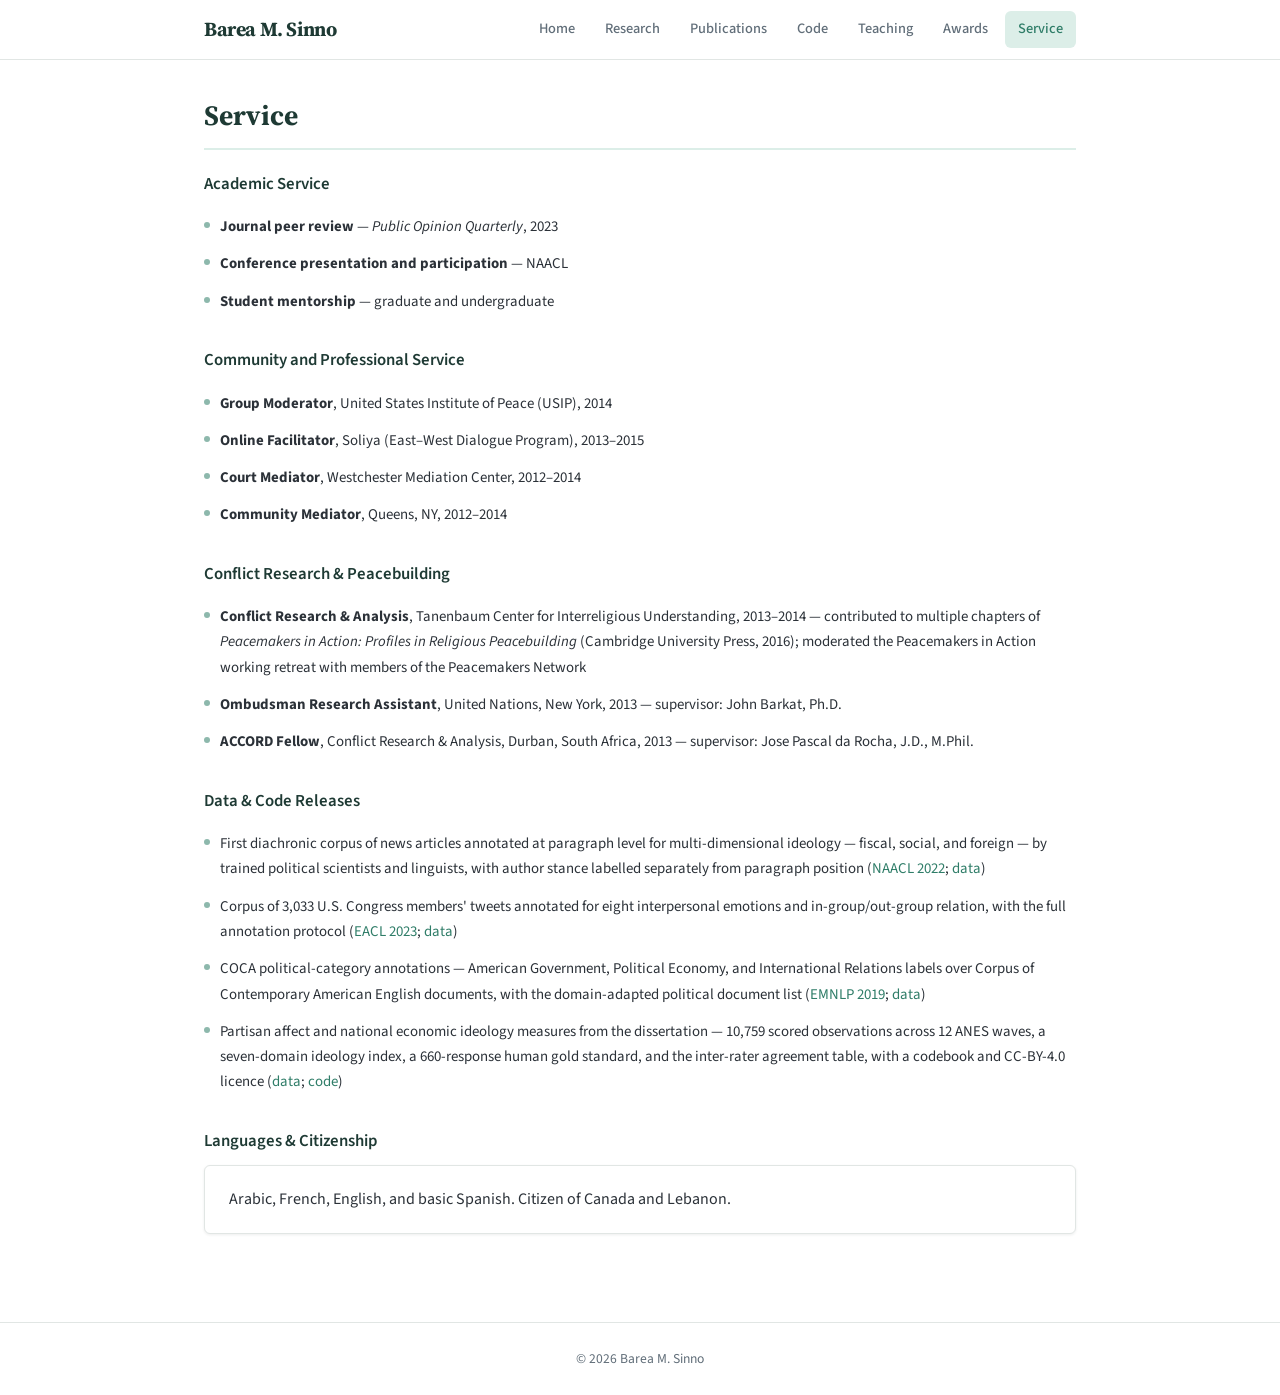
<file: service.html>
<!DOCTYPE html>
<html lang="en">
<head>
  <meta charset="UTF-8">
  <meta name="viewport" content="width=device-width, initial-scale=1.0">
  <title>Service &middot; Barea M. Sinno</title>
  <link rel="preconnect" href="https://fonts.googleapis.com">
  <link rel="preconnect" href="https://fonts.gstatic.com" crossorigin>
  <link href="https://fonts.googleapis.com/css2?family=Source+Sans+3:wght@400;500;600;700&family=Source+Serif+4:wght@600;700&display=swap" rel="stylesheet">
  <link rel="stylesheet" href="assets/css/style.css">
</head>
<body>
  <nav class="navbar">
    <div class="navbar-inner">
      <a href="index.html" class="nav-name">Barea M. Sinno</a>
      <button class="nav-toggle" onclick="document.querySelector('.nav-links').classList.toggle('open')" aria-label="Toggle navigation">
        <span></span><span></span><span></span>
      </button>
      <div class="nav-links">
        <a href="index.html">Home</a>
        <a href="research.html">Research</a>
        <a href="publications.html">Publications</a>
        <a href="code.html">Code</a>
        <a href="teaching.html">Teaching</a>
        <a href="awards.html">Awards</a>
        <a href="service.html" class="active">Service</a>
      </div>
    </div>
  </nav>

  <main class="page-body">
    <div class="container">

      <h1 class="section-title page-title">Service</h1>

      <h2 class="subhead">Academic Service</h2>
      <ul class="service-list">
        <li><strong>Journal peer review</strong> &mdash; <em>Public Opinion Quarterly</em>, 2023</li>
        <li><strong>Conference presentation and participation</strong> &mdash; NAACL</li>
        <li><strong>Student mentorship</strong> &mdash; graduate and undergraduate</li>
      </ul>

      <h2 class="subhead">Community and Professional Service</h2>
      <ul class="service-list">
        <li><strong>Group Moderator</strong>, United States Institute of Peace (USIP), 2014</li>
        <li><strong>Online Facilitator</strong>, Soliya (East&ndash;West Dialogue Program), 2013&ndash;2015</li>
        <li><strong>Court Mediator</strong>, Westchester Mediation Center, 2012&ndash;2014</li>
        <li><strong>Community Mediator</strong>, Queens, NY, 2012&ndash;2014</li>
      </ul>

      <h2 class="subhead">Conflict Research &amp; Peacebuilding</h2>
      <ul class="service-list">
        <li><strong>Conflict Research &amp; Analysis</strong>, Tanenbaum Center for Interreligious Understanding, 2013&ndash;2014
          &mdash; contributed to multiple chapters of <em>Peacemakers in Action: Profiles in Religious
          Peacebuilding</em> (Cambridge University Press, 2016); moderated the Peacemakers in Action
          working retreat with members of the Peacemakers Network</li>
        <li><strong>Ombudsman Research Assistant</strong>, United Nations, New York, 2013
          &mdash; supervisor: John Barkat, Ph.D.</li>
        <li><strong>ACCORD Fellow</strong>, Conflict Research &amp; Analysis, Durban, South Africa, 2013
          &mdash; supervisor: Jose Pascal da Rocha, J.D., M.Phil.</li>
      </ul>

      <h2 class="subhead">Data &amp; Code Releases</h2>
      <ul class="service-list">
        <li>First diachronic corpus of news articles annotated at paragraph level for multi-dimensional
          ideology &mdash; fiscal, social, and foreign &mdash; by trained political scientists and linguists,
          with author stance labelled separately from paragraph position
          (<a href="https://aclanthology.org/2022.naacl-main.17/" target="_blank" rel="noopener">NAACL 2022</a>;
          <a href="https://github.com/bernovie/political-polarization/tree/master/data" target="_blank" rel="noopener">data</a>)</li>
        <li>Corpus of 3,033 U.S. Congress members' tweets annotated for eight interpersonal emotions and
          in-group/out-group relation, with the full annotation protocol
          (<a href="https://aclanthology.org/2023.eacl-main.183/" target="_blank" rel="noopener">EACL 2023</a>;
          <a href="https://github.com/venkatasg/interpersonal-bias" target="_blank" rel="noopener">data</a>)</li>
        <li>COCA political-category annotations &mdash; American Government, Political Economy, and
          International Relations labels over Corpus of Contemporary American English documents, with the
          domain-adapted political document list
          (<a href="https://aclanthology.org/D19-1478/" target="_blank" rel="noopener">EMNLP 2019</a>;
          <a href="https://github.com/bsinno1/adaptive-ensembling" target="_blank" rel="noopener">data</a>)</li>
        <li>Partisan affect and national economic ideology measures from the dissertation &mdash; 10,759
          scored observations across 12 ANES waves, a seven-domain ideology index, a 660-response human
          gold standard, and the inter-rater agreement table, with a codebook and CC-BY-4.0 licence
          (<a href="https://github.com/bsinno1/barea-dissertation/tree/main/data" target="_blank" rel="noopener">data</a>;
          <a href="https://github.com/bsinno1/barea-dissertation" target="_blank" rel="noopener">code</a>)</li>
      </ul>

      <h2 class="subhead">Languages &amp; Citizenship</h2>
      <div class="card">
        <p style="margin-bottom:0;">
          Arabic, French, English, and basic Spanish. Citizen of Canada and Lebanon.
        </p>
      </div>

    </div>
  </main>

  <footer class="site-footer">
    &copy; 2026 Barea M. Sinno
  </footer>
</body>
</html>
</file>
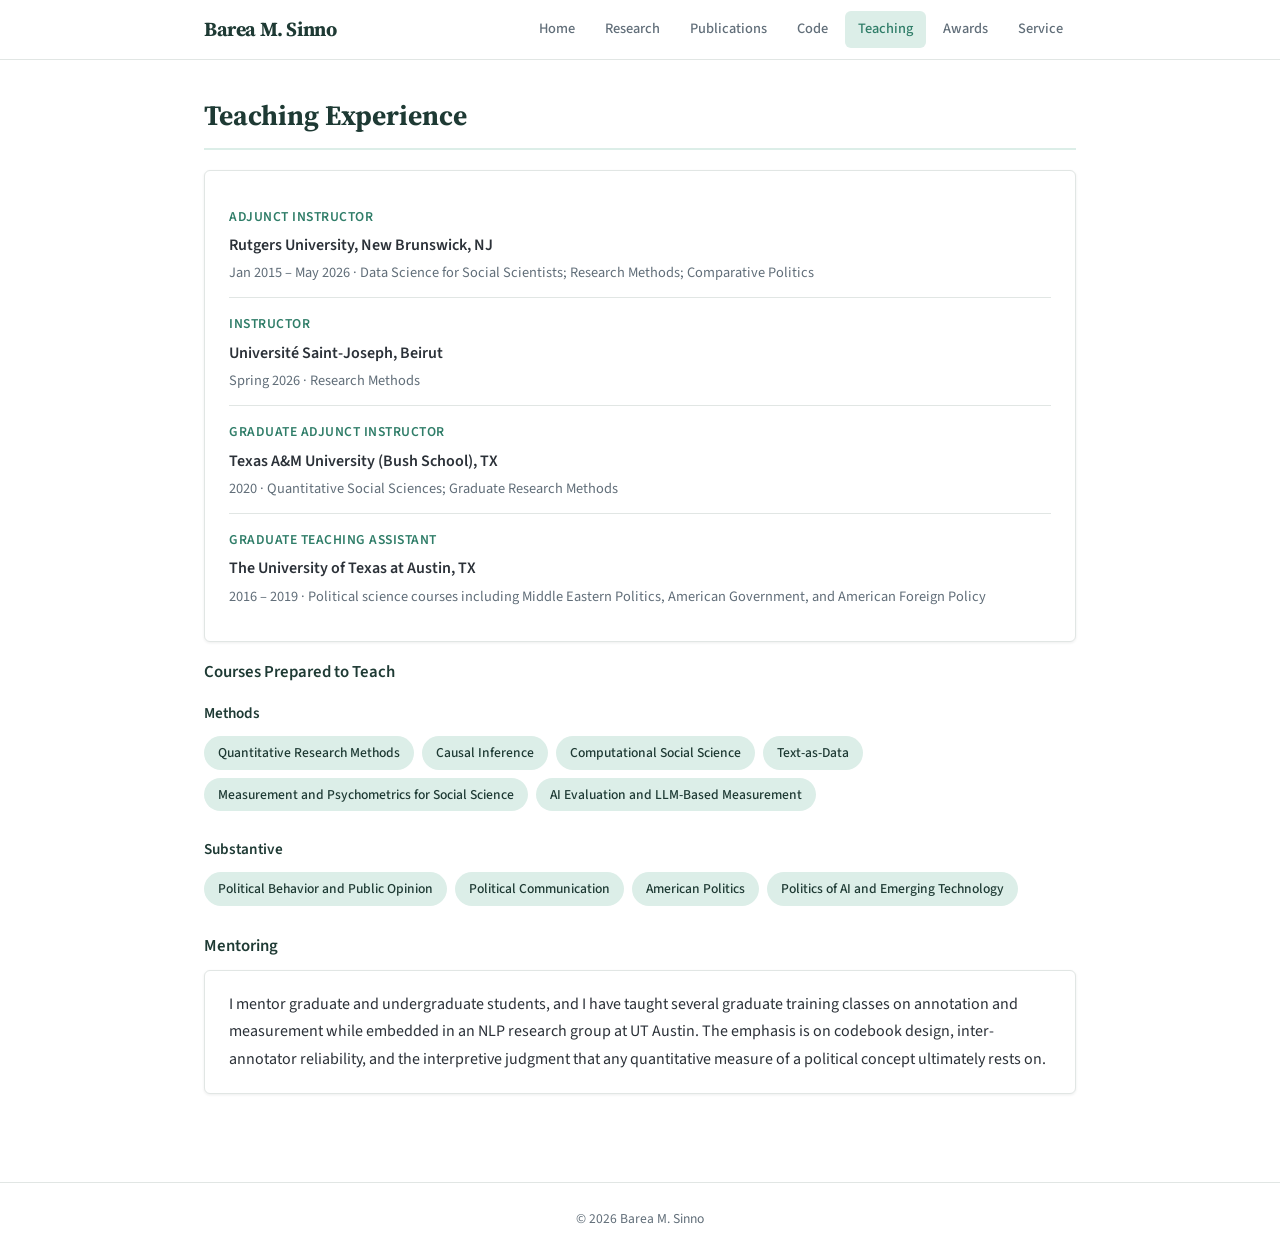
<file: teaching.html>
<!DOCTYPE html>
<html lang="en">
<head>
  <meta charset="UTF-8">
  <meta name="viewport" content="width=device-width, initial-scale=1.0">
  <title>Teaching &middot; Barea M. Sinno</title>
  <link rel="preconnect" href="https://fonts.googleapis.com">
  <link rel="preconnect" href="https://fonts.gstatic.com" crossorigin>
  <link href="https://fonts.googleapis.com/css2?family=Source+Sans+3:wght@400;500;600;700&family=Source+Serif+4:wght@600;700&display=swap" rel="stylesheet">
  <link rel="stylesheet" href="assets/css/style.css">
</head>
<body>
  <nav class="navbar">
    <div class="navbar-inner">
      <a href="index.html" class="nav-name">Barea M. Sinno</a>
      <button class="nav-toggle" onclick="document.querySelector('.nav-links').classList.toggle('open')" aria-label="Toggle navigation">
        <span></span><span></span><span></span>
      </button>
      <div class="nav-links">
        <a href="index.html">Home</a>
        <a href="research.html">Research</a>
        <a href="publications.html">Publications</a>
        <a href="code.html">Code</a>
        <a href="teaching.html" class="active">Teaching</a>
        <a href="awards.html">Awards</a>
        <a href="service.html">Service</a>
      </div>
    </div>
  </nav>

  <main class="page-body">
    <div class="container">
      <h1 class="section-title page-title">Teaching Experience</h1>

      <div class="card">
        <div class="teaching-item">
          <span class="teaching-role">Adjunct Instructor</span>
          <div class="teaching-course">Rutgers University, New Brunswick, NJ</div>
          <div class="teaching-detail">Jan 2015 &ndash; May 2026 &middot; Data Science for Social Scientists; Research Methods; Comparative Politics</div>
        </div>
        <div class="teaching-item">
          <span class="teaching-role">Instructor</span>
          <div class="teaching-course">Universit&eacute; Saint-Joseph, Beirut</div>
          <div class="teaching-detail">Spring 2026 &middot; Research Methods</div>
        </div>
        <div class="teaching-item">
          <span class="teaching-role">Graduate Adjunct Instructor</span>
          <div class="teaching-course">Texas A&amp;M University (Bush School), TX</div>
          <div class="teaching-detail">2020 &middot; Quantitative Social Sciences; Graduate Research Methods</div>
        </div>
        <div class="teaching-item">
          <span class="teaching-role">Graduate Teaching Assistant</span>
          <div class="teaching-course">The University of Texas at Austin, TX</div>
          <div class="teaching-detail">2016 &ndash; 2019 &middot; Political science courses including Middle Eastern Politics, American Government, and American Foreign Policy</div>
        </div>
      </div>

      <h2 class="subhead">Courses Prepared to Teach</h2>

      <h3 class="subhead" style="font-size:0.95rem; margin-top:14px;">Methods</h3>
      <div class="interest-tags" style="margin-bottom:18px;">
        <span class="interest-tag">Quantitative Research Methods</span>
        <span class="interest-tag">Causal Inference</span>
        <span class="interest-tag">Computational Social Science</span>
        <span class="interest-tag">Text-as-Data</span>
        <span class="interest-tag">Measurement and Psychometrics for Social Science</span>
        <span class="interest-tag">AI Evaluation and LLM-Based Measurement</span>
      </div>

      <h3 class="subhead" style="font-size:0.95rem;">Substantive</h3>
      <div class="interest-tags" style="margin-bottom:26px;">
        <span class="interest-tag">Political Behavior and Public Opinion</span>
        <span class="interest-tag">Political Communication</span>
        <span class="interest-tag">American Politics</span>
        <span class="interest-tag">Politics of AI and Emerging Technology</span>
      </div>

      <h2 class="subhead">Mentoring</h2>
      <div class="card">
        <p style="margin-bottom:0;">
          I mentor graduate and undergraduate students, and I have taught several graduate training classes
          on annotation and measurement while embedded in an NLP research group at UT Austin. The emphasis is
          on codebook design, inter-annotator reliability, and the interpretive judgment that any quantitative
          measure of a political concept ultimately rests on.
        </p>
      </div>

    </div>
  </main>

  <footer class="site-footer">
    &copy; 2026 Barea M. Sinno
  </footer>
</body>
</html>
</file>
<file: assets/css/style.css>
/* ===========================================================
   Barea M. Sinno — personal site
   Single stylesheet, no build step, no external dependencies.
   =========================================================== */

/* ---------- Reset & tokens ---------- */
*, *::before, *::after { box-sizing: border-box; margin: 0; padding: 0; }

:root {
  --primary: #1e3a34;        /* headings, name */
  --accent: #2f7d68;         /* links, active nav, badges */
  --accent-light: #dceee8;   /* tag + nav hover fills */
  --text: #2b3138;
  --text-light: #616e79;
  --bg: #ffffff;
  --bg-alt: #f6f8f7;
  --border: #e1e6e4;
  --shadow: 0 1px 3px rgba(20, 40, 35, 0.08);
  --shadow-lg: 0 4px 16px rgba(20, 40, 35, 0.12);
  --radius: 6px;
  --max-w: 920px;
  --nav-h: 60px;
  --font: 'Source Sans 3', 'Segoe UI', system-ui, -apple-system, sans-serif;
  --font-serif: 'Source Serif 4', Georgia, 'Times New Roman', serif;
}

html { scroll-behavior: smooth; }

body {
  font-family: var(--font);
  font-size: 16px;
  line-height: 1.7;
  color: var(--text);
  background: var(--bg);
  -webkit-font-smoothing: antialiased;
}

a { color: var(--accent); text-decoration: none; transition: color .2s; }
a:hover { color: var(--primary); }
img { max-width: 100%; display: block; }
sup { font-size: 0.72em; }

/* ---------- Navigation ---------- */
.navbar {
  position: fixed; inset: 0 0 auto 0; z-index: 100;
  height: var(--nav-h);
  display: flex; align-items: center; justify-content: center;
  background: rgba(255, 255, 255, 0.95);
  backdrop-filter: blur(8px);
  border-bottom: 1px solid var(--border);
}
.navbar-inner {
  width: 100%; max-width: var(--max-w);
  padding: 0 24px;
  display: flex; align-items: center; justify-content: space-between;
}
.nav-name {
  font-family: var(--font-serif);
  font-size: 1.25rem; font-weight: 700;
  letter-spacing: -0.02em;
  color: var(--primary);
}
.nav-links { display: flex; gap: 4px; }
.nav-links a {
  padding: 6px 13px;
  border-radius: var(--radius);
  font-size: 0.9rem; font-weight: 500;
  color: var(--text-light);
  transition: background .2s, color .2s;
}
.nav-links a:hover,
.nav-links a.active { color: var(--accent); background: var(--accent-light); }

.nav-toggle { display: none; background: none; border: none; cursor: pointer; padding: 8px; }
.nav-toggle span {
  display: block; width: 22px; height: 2px;
  margin: 5px 0; background: var(--text);
  transition: .3s;
}

/* ---------- Page shell ---------- */
.page-body { padding-top: calc(var(--nav-h) + 32px); padding-bottom: 72px; }
.container { max-width: var(--max-w); margin: 0 auto; padding: 0 24px; }
section { margin-bottom: 40px; }

/* ---------- Hero ---------- */
.hero { display: flex; gap: 40px; align-items: flex-start; margin-bottom: 48px; }
.hero-photo {
  width: 180px; height: 180px;
  flex-shrink: 0;
  border-radius: 50%;
  object-fit: cover;
  border: 3px solid var(--accent-light);
  background: var(--bg-alt);
}
.hero-info { flex: 1; min-width: 0; }
.hero-info h1 {
  font-family: var(--font-serif);
  font-size: 2rem; font-weight: 700;
  color: var(--primary);
  margin-bottom: 4px;
}
.hero-info .subtitle { font-size: 1.05rem; color: var(--text-light); margin-bottom: 14px; }
.hero-info .bio { margin-bottom: 14px; }

.contact-row {
  display: flex; flex-wrap: wrap; gap: 16px;
  font-size: 0.9rem; color: var(--text-light);
}
.contact-row svg { width: 16px; height: 16px; vertical-align: -2px; margin-right: 4px; }

.social-links { display: flex; gap: 12px; margin-top: 14px; }
.social-links a {
  display: inline-flex; align-items: center; justify-content: center;
  width: 36px; height: 36px;
  border-radius: 50%;
  background: var(--bg-alt);
  color: var(--text-light);
  transition: background .2s, color .2s;
}
.social-links a:hover { background: var(--accent); color: #fff; }
.social-links svg { width: 18px; height: 18px; }

/* ---------- Section headings ---------- */
.section-title {
  font-family: var(--font-serif);
  font-size: 1.5rem; font-weight: 700;
  color: var(--primary);
  margin-bottom: 20px;
  padding-bottom: 8px;
  border-bottom: 2px solid var(--accent-light);
}
.page-title { font-size: 1.75rem; }

.subhead {
  font-size: 1.05rem; font-weight: 600;
  color: var(--primary);
  margin: 26px 0 10px;
}
.subhead:first-of-type { margin-top: 0; }

.note { font-size: 0.9rem; color: var(--text-light); }

/* ---------- Card ---------- */
.card {
  background: var(--bg);
  border: 1px solid var(--border);
  border-radius: var(--radius);
  padding: 20px 24px;
  margin-bottom: 16px;
  box-shadow: var(--shadow);
}
.card--callout { background: var(--bg-alt); border-left: 3px solid var(--accent); }
.card > :last-child { margin-bottom: 0; }

/* ---------- Research interest tags ---------- */
.interest-tags { display: flex; flex-wrap: wrap; gap: 8px; }
.interest-tag {
  padding: 5px 14px;
  border-radius: 20px;
  background: var(--accent-light);
  color: var(--primary);
  font-size: 0.85rem; font-weight: 500;
}

/* ---------- News ---------- */
.news-list { list-style: none; }
.news-list li {
  display: flex; gap: 12px;
  padding: 10px 0;
  border-bottom: 1px solid var(--border);
  font-size: 0.95rem;
}
.news-list li:last-child { border-bottom: none; }
.news-date {
  flex-shrink: 0; width: 90px;
  font-size: 0.85rem; font-weight: 600;
  color: var(--accent);
}

/* ---------- Publications ---------- */
.pub-year-heading {
  font-family: var(--font-serif);
  font-size: 1.25rem; font-weight: 700;
  color: var(--primary);
  margin: 32px 0 14px;
  padding-bottom: 6px;
  border-bottom: 1px solid var(--border);
}
.pub-year-heading:first-of-type { margin-top: 0; }

.pub-item {
  padding: 14px 0;
  border-bottom: 1px solid #f0f2f1;
  font-size: 0.93rem;
  line-height: 1.65;
}
.pub-item:last-child { border-bottom: none; }
.pub-title { font-weight: 600; color: var(--text); }
.pub-authors { color: var(--text-light); }
.pub-authors strong { color: var(--text); font-weight: 600; }
.pub-venue { font-style: italic; color: var(--text-light); }

.pub-badge {
  display: inline-block;
  margin-left: 6px;
  padding: 1px 8px;
  border-radius: 3px;
  background: var(--accent);
  color: #fff;
  font-size: 0.75rem; font-weight: 600;
  vertical-align: 2px;
}
.pub-badge.dataset { background: #7a5aa8; }
.pub-badge.award { background: #c0873a; }

.pub-links { display: flex; flex-wrap: wrap; gap: 6px; margin-top: 6px; }
.pub-links a {
  display: inline-flex; align-items: center; gap: 5px;
  padding: 3px 10px;
  border: 1px solid var(--border);
  border-radius: 14px;
  background: var(--bg-alt);
  color: var(--text-light);
  font-size: 0.78rem; font-weight: 500;
  transition: background .2s, color .2s, border-color .2s;
}
.pub-links a svg { width: 13px; height: 13px; flex-shrink: 0; }
.pub-links a:hover { background: var(--accent); color: #fff; border-color: var(--accent); }
.pub-links a:hover svg { fill: #fff; }

/* Filter tabs */
.pub-filters { display: flex; flex-wrap: wrap; gap: 8px; margin-bottom: 24px; }
.pub-filter-btn {
  padding: 6px 16px;
  border: 1px solid var(--border);
  border-radius: 20px;
  background: var(--bg);
  color: var(--text-light);
  font-family: inherit; font-size: 0.85rem;
  cursor: pointer;
  transition: background .2s, color .2s, border-color .2s;
}
.pub-filter-btn:hover,
.pub-filter-btn.active { background: var(--accent); color: #fff; border-color: var(--accent); }

/* ---------- Research program / projects ---------- */
.arc-intro {
  margin-bottom: 22px;
  padding-left: 16px;
  border-left: 3px solid var(--accent-light);
  color: var(--text);
}
.arc-intro p { margin-bottom: 10px; }
.arc-intro p:last-child { margin-bottom: 0; }

.project { margin-bottom: 18px; }
.project-head {
  display: flex; flex-wrap: wrap; align-items: baseline; gap: 10px;
  margin-bottom: 4px;
}

/* collapsible projects — native <details>, no script needed to operate */
details.project { padding-top: 16px; padding-bottom: 16px; }
details.project > summary {
  display: block;
  cursor: pointer;
  list-style: none;
  position: relative;
  padding-right: 30px;
  border-radius: var(--radius);
}
details.project > summary::-webkit-details-marker { display: none; }
details.project > summary::after {
  content: '';
  position: absolute; right: 6px; top: 8px;
  width: 8px; height: 8px;
  border-right: 2px solid var(--text-light);
  border-bottom: 2px solid var(--text-light);
  transform: rotate(45deg);
  transition: transform .18s ease;
}
details.project[open] > summary::after { transform: rotate(-135deg); top: 11px; }
details.project > summary:hover .project-title { color: var(--accent); }
details.project > summary:focus-visible { outline: 2px solid var(--accent); outline-offset: 4px; }
details.project > summary .project-question { margin-bottom: 0; }
details.project[open] > summary { margin-bottom: 12px; }
details.project > summary .project-head { margin-bottom: 4px; }

/* expand everything when printed or saved to PDF */
@media print {
  details.project > summary::after { display: none; }
}
.project-title {
  font-family: var(--font-serif);
  font-size: 1.12rem; font-weight: 700;
  color: var(--primary);
}
.project-question {
  font-style: italic;
  color: var(--text-light);
  margin-bottom: 10px;
}
.project-body p { margin-bottom: 10px; }
.project-body p:last-child { margin-bottom: 0; }

.project-facts {
  list-style: none;
  margin: 12px 0 0;
  font-size: 0.9rem;
}
.project-facts li {
  display: flex; gap: 10px;
  padding: 5px 0;
  border-top: 1px solid var(--border);
}
.project-facts li:first-child { border-top: none; }
.project-facts .k {
  flex-shrink: 0; width: 96px;
  font-weight: 600; color: var(--text-light);
  font-size: 0.82rem; letter-spacing: 0.2px;
  text-transform: uppercase;
  padding-top: 1px;
}
.project-facts .v { flex: 1; min-width: 0; }
.project-facts .v .muted { color: var(--text-light); }

/* status pill */
.status {
  display: inline-block;
  padding: 2px 11px;
  border-radius: 20px;
  font-size: 0.75rem; font-weight: 600;
  letter-spacing: 0.3px;
  border: 1px solid transparent;
  white-space: nowrap;
}
.status--progress    { background: var(--bg-alt);  color: var(--text-light); border-color: var(--border); }
.status--registered  { background: #eef3fb;        color: #35507a; border-color: #cbd9ee; }
.status--adjudication{ background: #fdf6e8;        color: #8a6414; border-color: #ecd9a8; }
.status--reported    { background: var(--accent-light); color: var(--primary); border-color: #b9dcd0; }

/* headline finding */
.finding {
  margin: 12px 0 0;
  padding: 12px 16px;
  border-left: 3px solid var(--accent);
  background: var(--bg-alt);
  border-radius: 0 var(--radius) var(--radius) 0;
}
.finding strong { color: var(--primary); }

/* run-grid table */
.runtable-wrap { overflow-x: auto; margin: 12px 0 0; }
.runtable {
  border-collapse: collapse;
  width: 100%;
  min-width: 460px;
  font-size: 0.86rem;
}
.runtable th, .runtable td {
  padding: 7px 10px;
  border-bottom: 1px solid var(--border);
  text-align: left;
  white-space: nowrap;
}
.runtable thead th {
  font-size: 0.78rem;
  font-weight: 600;
  letter-spacing: 0.3px;
  text-transform: uppercase;
  color: var(--text-light);
  border-bottom: 1px solid var(--accent-light);
}
.runtable tbody th { font-weight: 500; color: var(--text); }
.runtable td { color: var(--text-light); }
.runtable td.sel {
  color: var(--primary);
  font-weight: 600;
  background: var(--accent-light);
  border-radius: 3px;
}
.runtable tr:last-child th, .runtable tr:last-child td { border-bottom: none; }

/* reserved figure slot */
.figure-slot {
  margin: 14px 0 0;
  padding: 30px 20px;
  border: 1px dashed var(--border);
  border-radius: var(--radius);
  background: var(--bg-alt);
  text-align: center;
  color: var(--text-light);
  font-size: 0.85rem;
}

/* ---------- Code / repositories ---------- */
.repo-card { margin-bottom: 14px; }
.repo-head {
  display: flex; flex-wrap: wrap; align-items: baseline; gap: 8px;
  margin-bottom: 6px;
}
.repo-name {
  font-family: 'SFMono-Regular', Menlo, Consolas, monospace;
  font-size: 0.95rem; font-weight: 600;
}
.repo-meta {
  display: flex; flex-wrap: wrap; gap: 12px;
  margin-top: 8px;
  font-size: 0.8rem; color: var(--text-light);
}
.repo-lang::before {
  content: '';
  display: inline-block;
  width: 9px; height: 9px;
  margin-right: 5px;
  border-radius: 50%;
  background: var(--accent);
  vertical-align: 0;
}
.repo-tag {
  padding: 1px 8px;
  border-radius: 3px;
  background: var(--bg-alt);
  border: 1px solid var(--border);
  font-size: 0.75rem; font-weight: 500;
  color: var(--text-light);
}

/* ---------- Teaching ---------- */
.teaching-item { padding: 12px 0; border-bottom: 1px solid var(--border); }
.teaching-item:last-child { border-bottom: none; }
.teaching-role {
  font-size: 0.85rem; font-weight: 600;
  letter-spacing: 0.5px; text-transform: uppercase;
  color: var(--accent);
}
.teaching-course { font-weight: 600; margin: 2px 0; }
.teaching-detail { font-size: 0.9rem; color: var(--text-light); }

/* ---------- Awards ---------- */
.awards-grid { display: flex; flex-direction: column; gap: 10px; }
.award-card {
  display: flex; align-items: flex-start; gap: 16px;
  padding: 14px 18px;
  border: 1px solid var(--border);
  border-radius: 8px;
  background: var(--bg);
  transition: box-shadow .2s;
}
.award-card:hover { box-shadow: var(--shadow-lg); }
.award-card.highlighted {
  background: linear-gradient(135deg, #fdfaf3 0%, #fefcf7 100%);
  border-color: #e6cf95;
  border-width: 1.5px;
}
.award-icon { flex-shrink: 0; margin-top: 2px; font-size: 1.1rem; color: var(--accent); }
.award-card.highlighted .award-icon { color: #c0873a; }
.award-year-badge {
  flex-shrink: 0; min-width: 52px;
  margin-top: 1px;
  padding: 3px 10px;
  border-radius: 4px;
  background: var(--accent);
  color: #fff;
  font-size: 0.8rem; font-weight: 600;
  text-align: center;
}
.award-card.highlighted .award-year-badge { background: #c0873a; }
.award-content { flex: 1; }
.award-name { font-weight: 500; line-height: 1.45; }
.award-card.highlighted .award-name { font-weight: 600; }
.award-org { font-size: 0.85rem; color: var(--text-light); margin-top: 2px; }

/* ---------- Service / talks ---------- */
.service-list { list-style: none; }
.service-list li {
  position: relative;
  padding: 6px 0 6px 16px;
  font-size: 0.93rem;
}
.service-list li::before {
  content: '';
  position: absolute; left: 0; top: 14px;
  width: 6px; height: 6px;
  border-radius: 50%;
  background: var(--accent);
  opacity: 0.55;
}

/* ---------- Footer ---------- */
.site-footer {
  border-top: 1px solid var(--border);
  padding: 24px;
  text-align: center;
  font-size: 0.85rem;
  color: var(--text-light);
}

/* ---------- Responsive ---------- */
@media (max-width: 768px) {
  .hero { flex-direction: column; align-items: center; text-align: center; gap: 20px; }
  .hero-photo { width: 140px; height: 140px; }
  .contact-row, .social-links, .interest-tags { justify-content: center; }

  .nav-toggle { display: block; }
  .nav-links {
    display: none;
    position: absolute; top: var(--nav-h); left: 0; right: 0;
    flex-direction: column;
    padding: 16px;
    background: var(--bg);
    border-bottom: 1px solid var(--border);
    box-shadow: var(--shadow-lg);
  }
  .nav-links.open { display: flex; }
}
</file>
